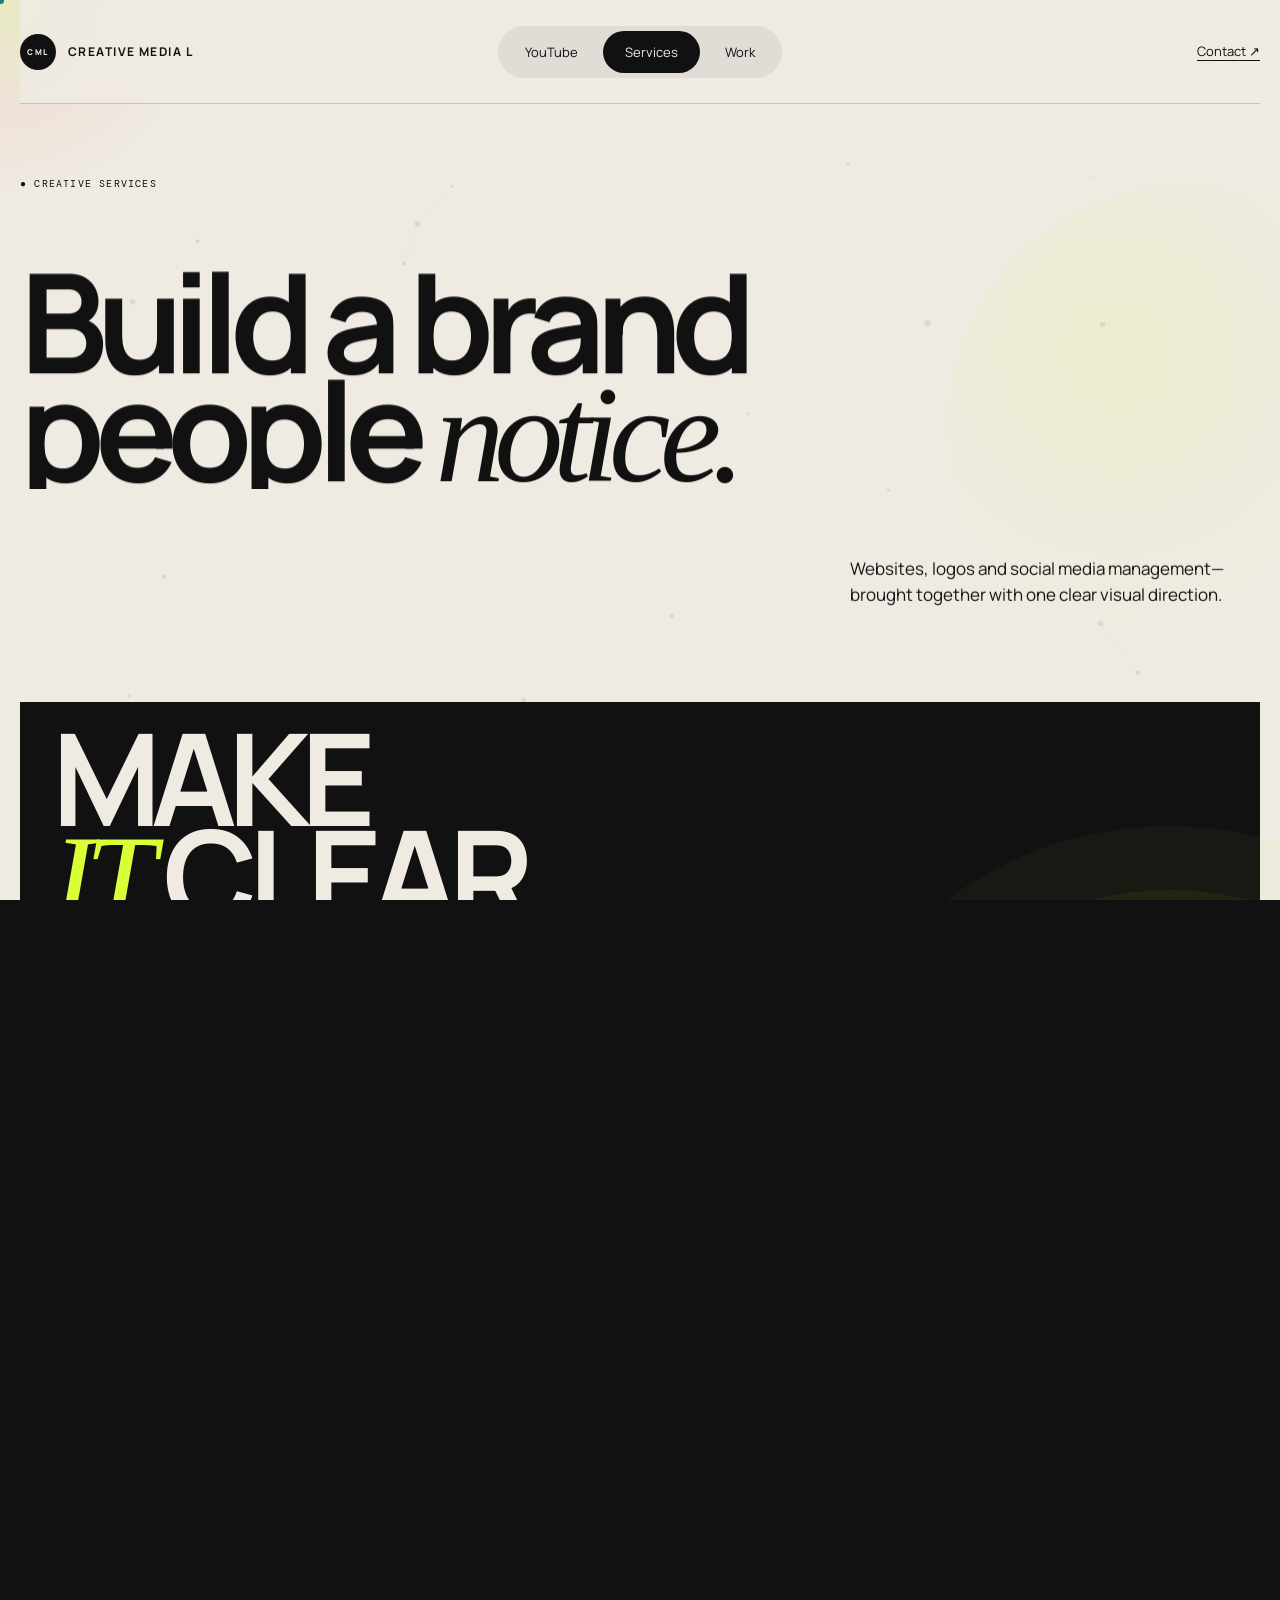
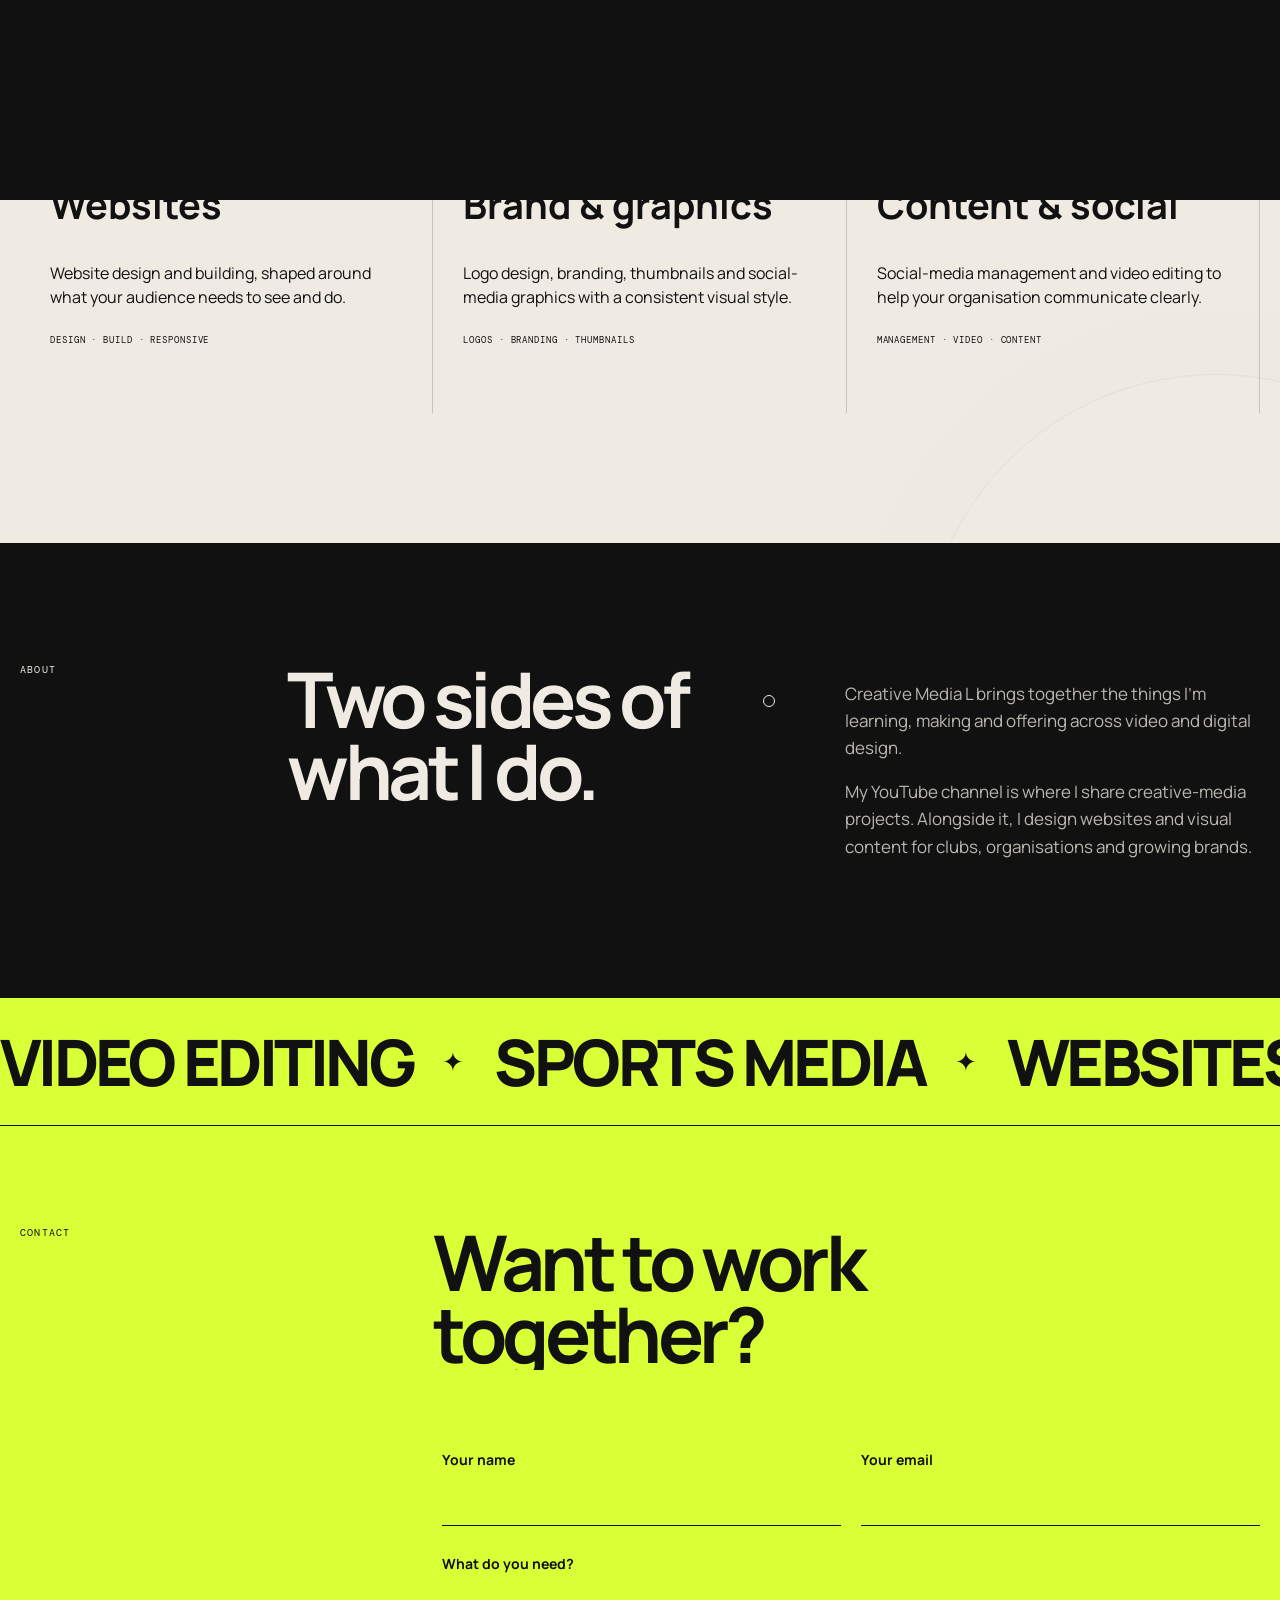
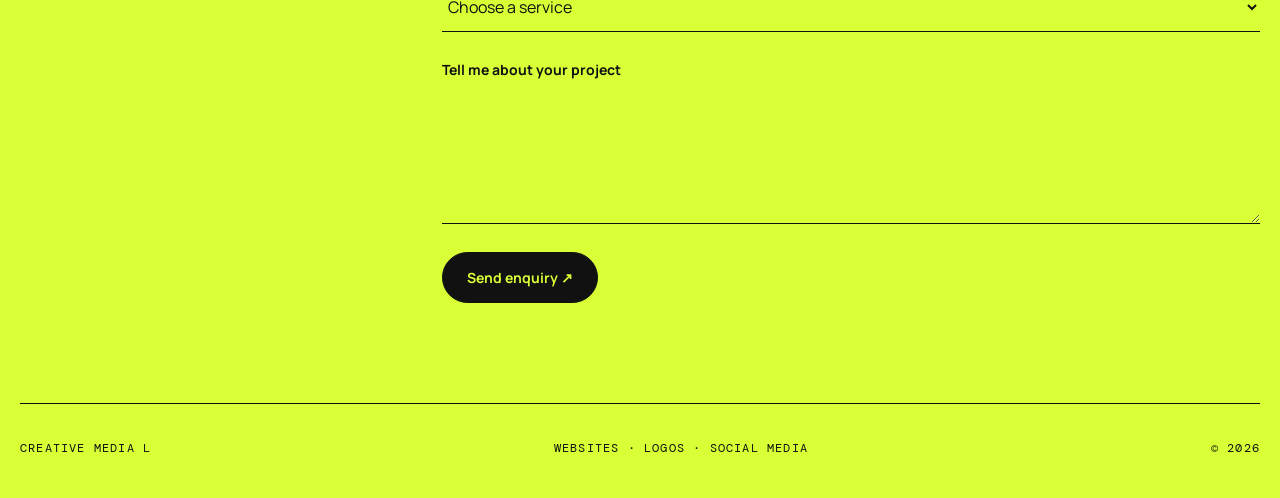
<file: creative.html>
<!doctype html><html lang="en"><head><meta charset="utf-8"><meta name="viewport" content="width=device-width,initial-scale=1"><title>Creative Services — Creative Media L</title><meta name="description" content="Website design, branding and social media services from Creative Media L."><link rel="stylesheet" href="styles.css"></head><body>
<header class="header shell"><a class="brand" href="index.html"><i>CML</i><span>CREATIVE MEDIA L</span></a><nav class="tabs"><a href="index.html">YouTube</a><a class="active" href="creative.html">Services</a><a href="work.html">Work</a></nav><a class="contact" href="#contact">Contact ↗</a></header>
<main><section class="hero shell"><span class="label">● CREATIVE SERVICES</span><h1>Build a brand<br>people <em>notice.</em></h1><div class="intro"><p>Websites, logos and social media management—brought together with one clear visual direction.</p></div><div class="creative-card"><b>MAKE<br><em>IT</em> CLEAR.</b></div></section>
<section class="section shell"><header class="section-head"><span class="eyebrow">01 / SERVICES</span><h2>What I can<br>help you with.</h2></header><div class="services"><article><span class="eyebrow">01</span><h3>Websites</h3><p>Website design and building, shaped around what your audience needs to see and do.</p><small>DESIGN · BUILD · RESPONSIVE</small></article><article><span class="eyebrow">02</span><h3>Brand & graphics</h3><p>Logo design, branding, thumbnails and social-media graphics with a consistent visual style.</p><small>LOGOS · BRANDING · THUMBNAILS</small></article><article><span class="eyebrow">03</span><h3>Content & social</h3><p>Social-media management and video editing to help your organisation communicate clearly.</p><small>MANAGEMENT · VIDEO · CONTENT</small></article></div></section>
<section class="about"><div class="about-grid shell"><span class="eyebrow">ABOUT</span><h2>Two sides of<br>what I do.</h2><div><p>Creative Media L brings together the things I'm learning, making and offering across video and digital design.</p><p>My YouTube channel is where I share creative-media projects. Alongside it, I design websites and visual content for clubs, organisations and growing brands.</p></div></div></section></main>
<footer class="footer" id="contact"><div class="shell"><div class="footer-top"><span class="eyebrow">CONTACT</span><h2>Want to work<br>together?</h2></div><form class="contact-form" action="https://formspree.io/f/FORM_ID" method="POST"><input type="hidden" name="subject" value="New Creative Media L website enquiry"><div class="form-row"><label>Your name<input name="name" type="text" autocomplete="name" required></label><label>Your email<input name="email" type="email" autocomplete="email" required></label></div><label>What do you need?<select name="service" required><option value="">Choose a service</option><option>Website design</option><option>Logo or branding</option><option>Social media</option><option>Video editing</option><option>Photo or graphic design</option><option>Something else</option></select></label><label>Tell me about your project<textarea name="message" rows="5" required></textarea></label><button type="submit">Send enquiry ↗</button></form><div class="bottom"><p>CREATIVE MEDIA L</p><p>WEBSITES · LOGOS · SOCIAL MEDIA</p><p>© 2026</p></div></div></footer>
<script src="motion.js"></script></body></html>
</file>
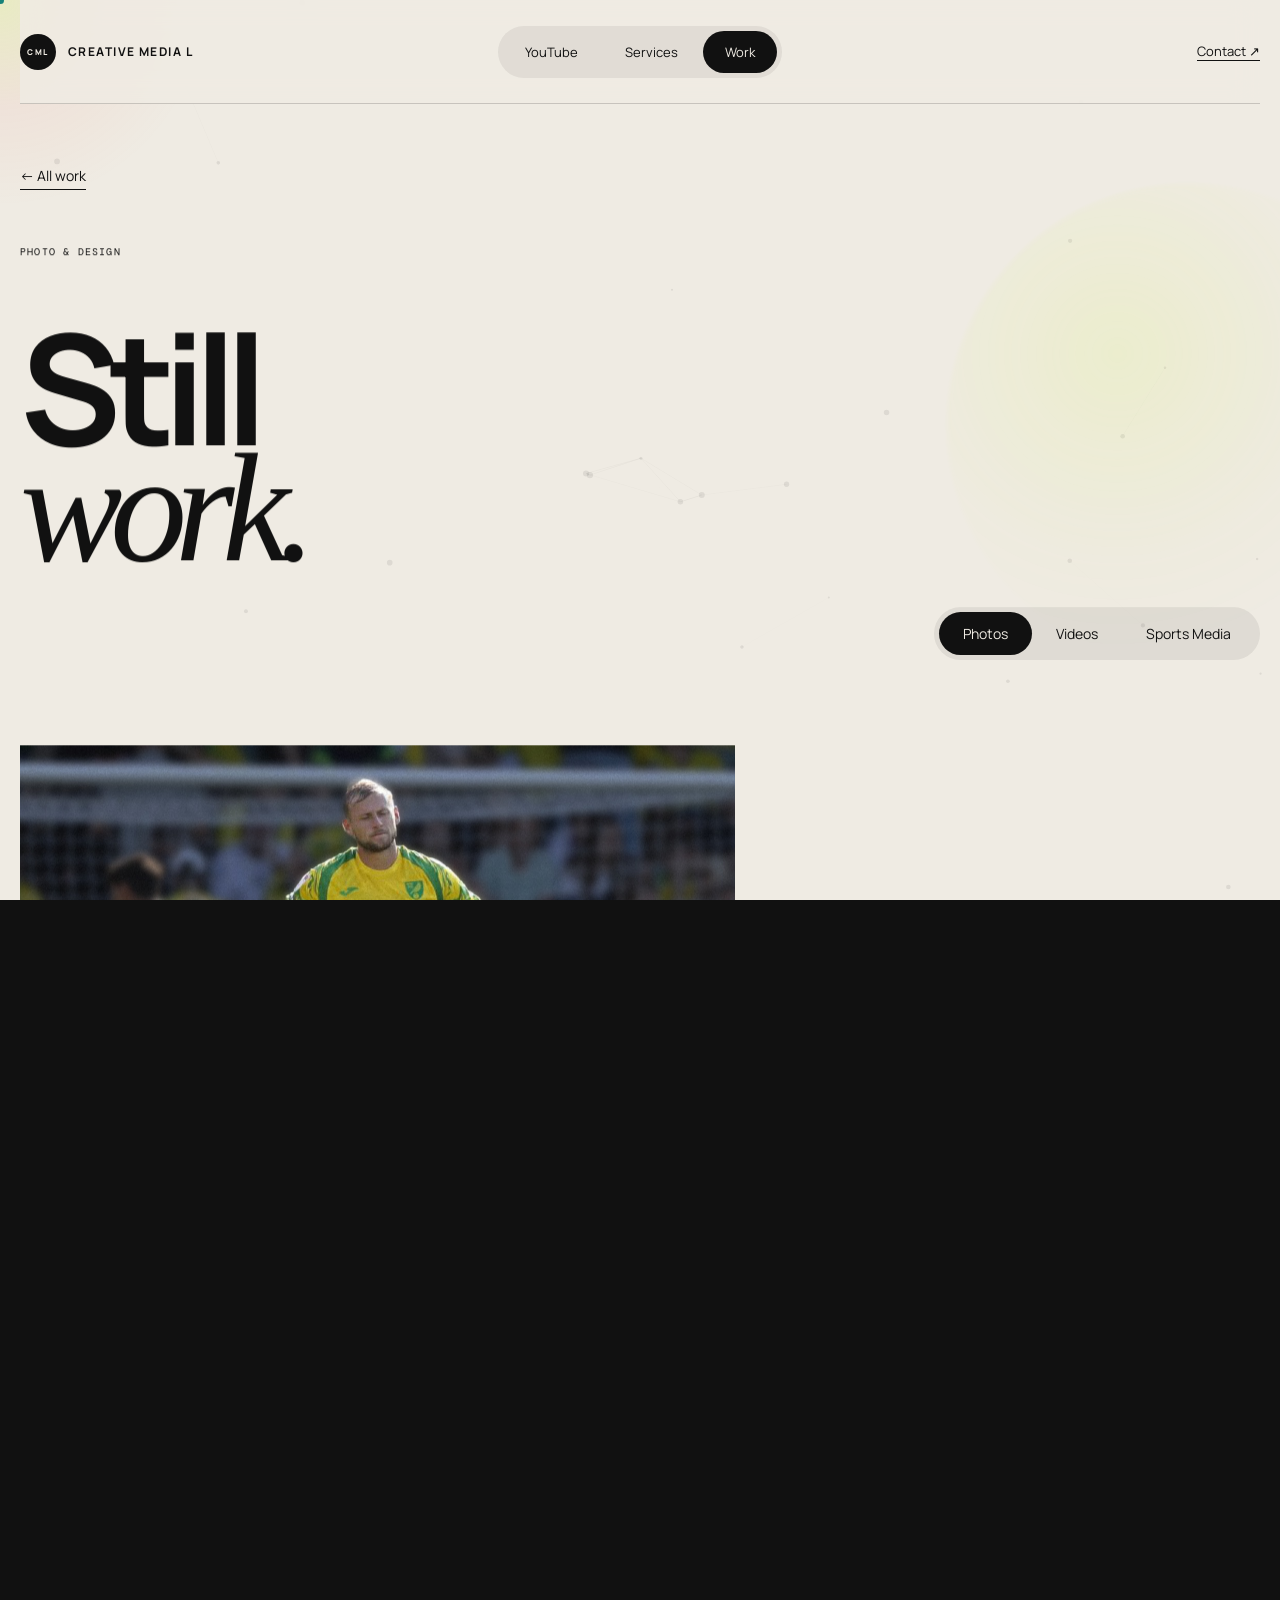
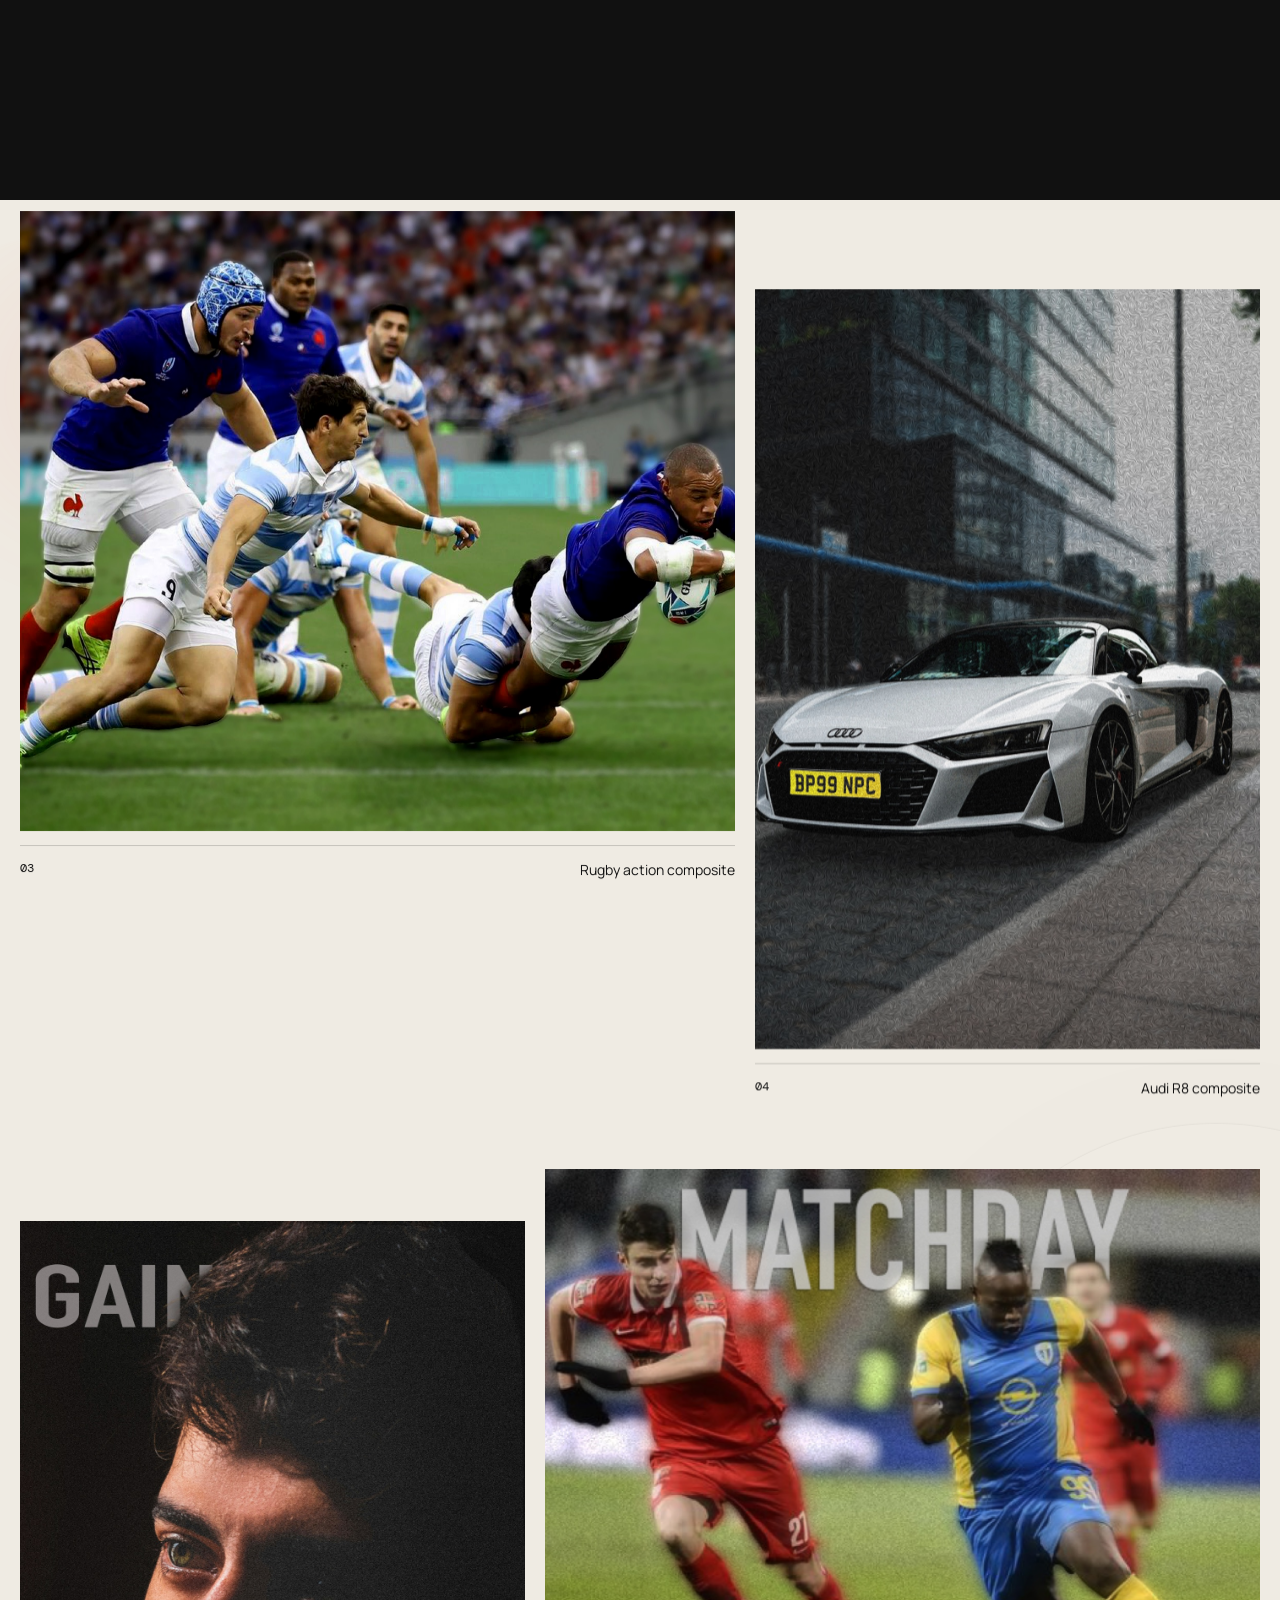
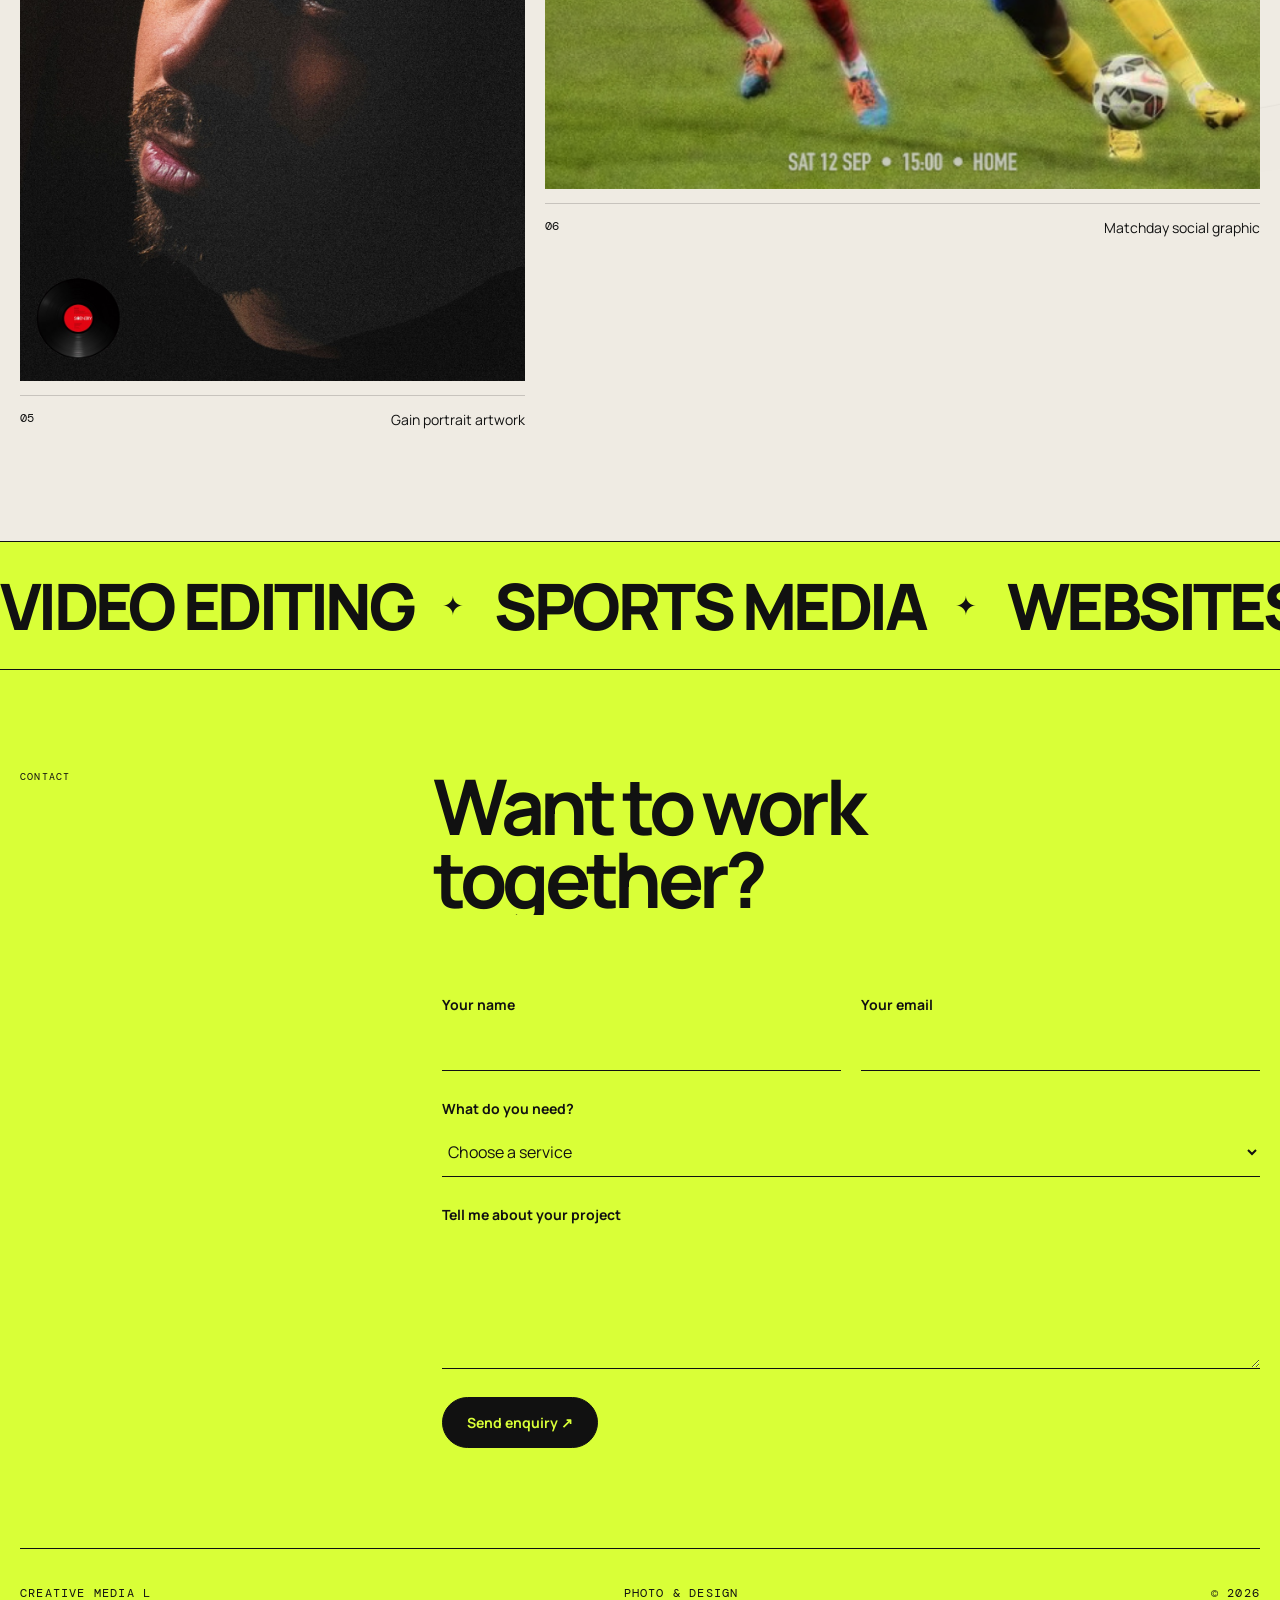
<file: photos.html>
<!doctype html><html lang="en"><head><meta charset="utf-8"><meta name="viewport" content="width=device-width,initial-scale=1"><title>Photos — Creative Media L</title><meta name="description" content="Photo edits, composites and social graphics by Creative Media L."><link rel="stylesheet" href="styles.css"></head><body>
<header class="header shell"><a class="brand" href="index.html"><i>CML</i><span>CREATIVE MEDIA L</span></a><nav class="tabs"><a href="index.html">YouTube</a><a href="creative.html">Services</a><a class="active" href="work.html">Work</a></nav><a class="contact" href="#contact">Contact ↗</a></header>
<main><section class="gallery-head shell"><a class="back-link" href="work.html">← All work</a><span class="label">PHOTO & DESIGN</span><h1>Still<br><em>work.</em></h1><nav class="work-subnav"><a class="active" href="photos.html">Photos</a><a href="videos.html">Videos</a><a href="sports-media.html">Sports Media</a></nav></section>
<section class="gallery shell">
<figure class="wide"><img src="images/football-portrait.jpg" alt="Football player portrait edit" loading="eager"><figcaption><span>01</span>Football portrait edit</figcaption></figure>
<figure class="portrait"><img src="images/football-action.jpg" alt="Football action artwork" loading="lazy"><figcaption><span>02</span>Football action artwork</figcaption></figure>
<figure class="wide"><img src="images/rugby-action.jpg" alt="Rugby action composite" loading="lazy"><figcaption><span>03</span>Rugby action composite</figcaption></figure>
<figure class="portrait"><img src="images/audi-r8.jpg" alt="Audi R8 composite artwork" loading="lazy"><figcaption><span>04</span>Audi R8 composite</figcaption></figure>
<figure class="portrait"><img src="images/gain-portrait.jpg" alt="Gain portrait artwork" loading="lazy"><figcaption><span>05</span>Gain portrait artwork</figcaption></figure>
<figure class="wide"><img src="images/matchday.jpg" alt="Matchday social graphic" loading="lazy"><figcaption><span>06</span>Matchday social graphic</figcaption></figure>
</section></main>
<footer class="footer" id="contact"><div class="shell"><div class="footer-top"><span class="eyebrow">CONTACT</span><h2>Want to work<br>together?</h2></div><form class="contact-form" action="https://formspree.io/f/FORM_ID" method="POST"><input type="hidden" name="subject" value="New Creative Media L website enquiry"><div class="form-row"><label>Your name<input name="name" type="text" autocomplete="name" required></label><label>Your email<input name="email" type="email" autocomplete="email" required></label></div><label>What do you need?<select name="service" required><option value="">Choose a service</option><option>Website design</option><option>Logo or branding</option><option>Social media</option><option>Video editing</option><option>Photo or graphic design</option><option>Something else</option></select></label><label>Tell me about your project<textarea name="message" rows="5" required></textarea></label><button type="submit">Send enquiry ↗</button></form><div class="bottom"><p>CREATIVE MEDIA L</p><p>PHOTO & DESIGN</p><p>© 2026</p></div></div></footer>
<script src="motion.js"></script></body></html>
</file>
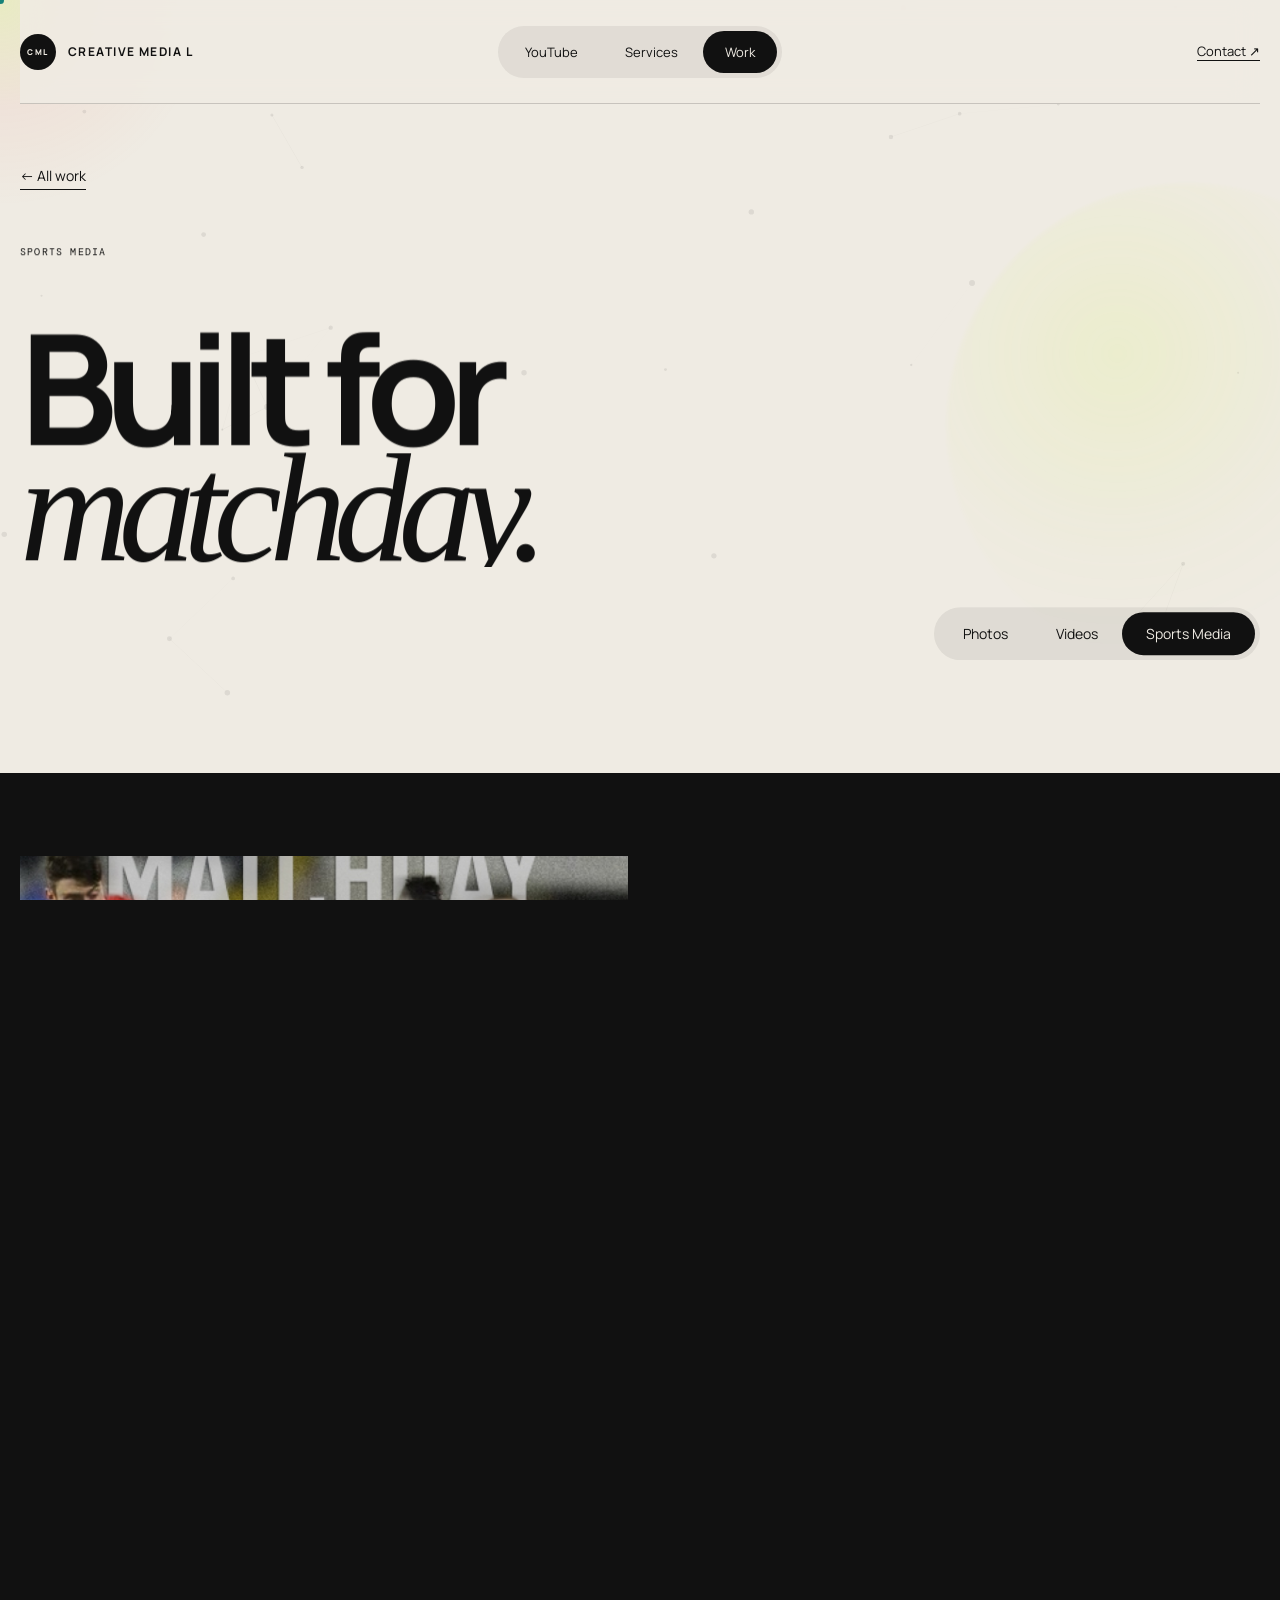
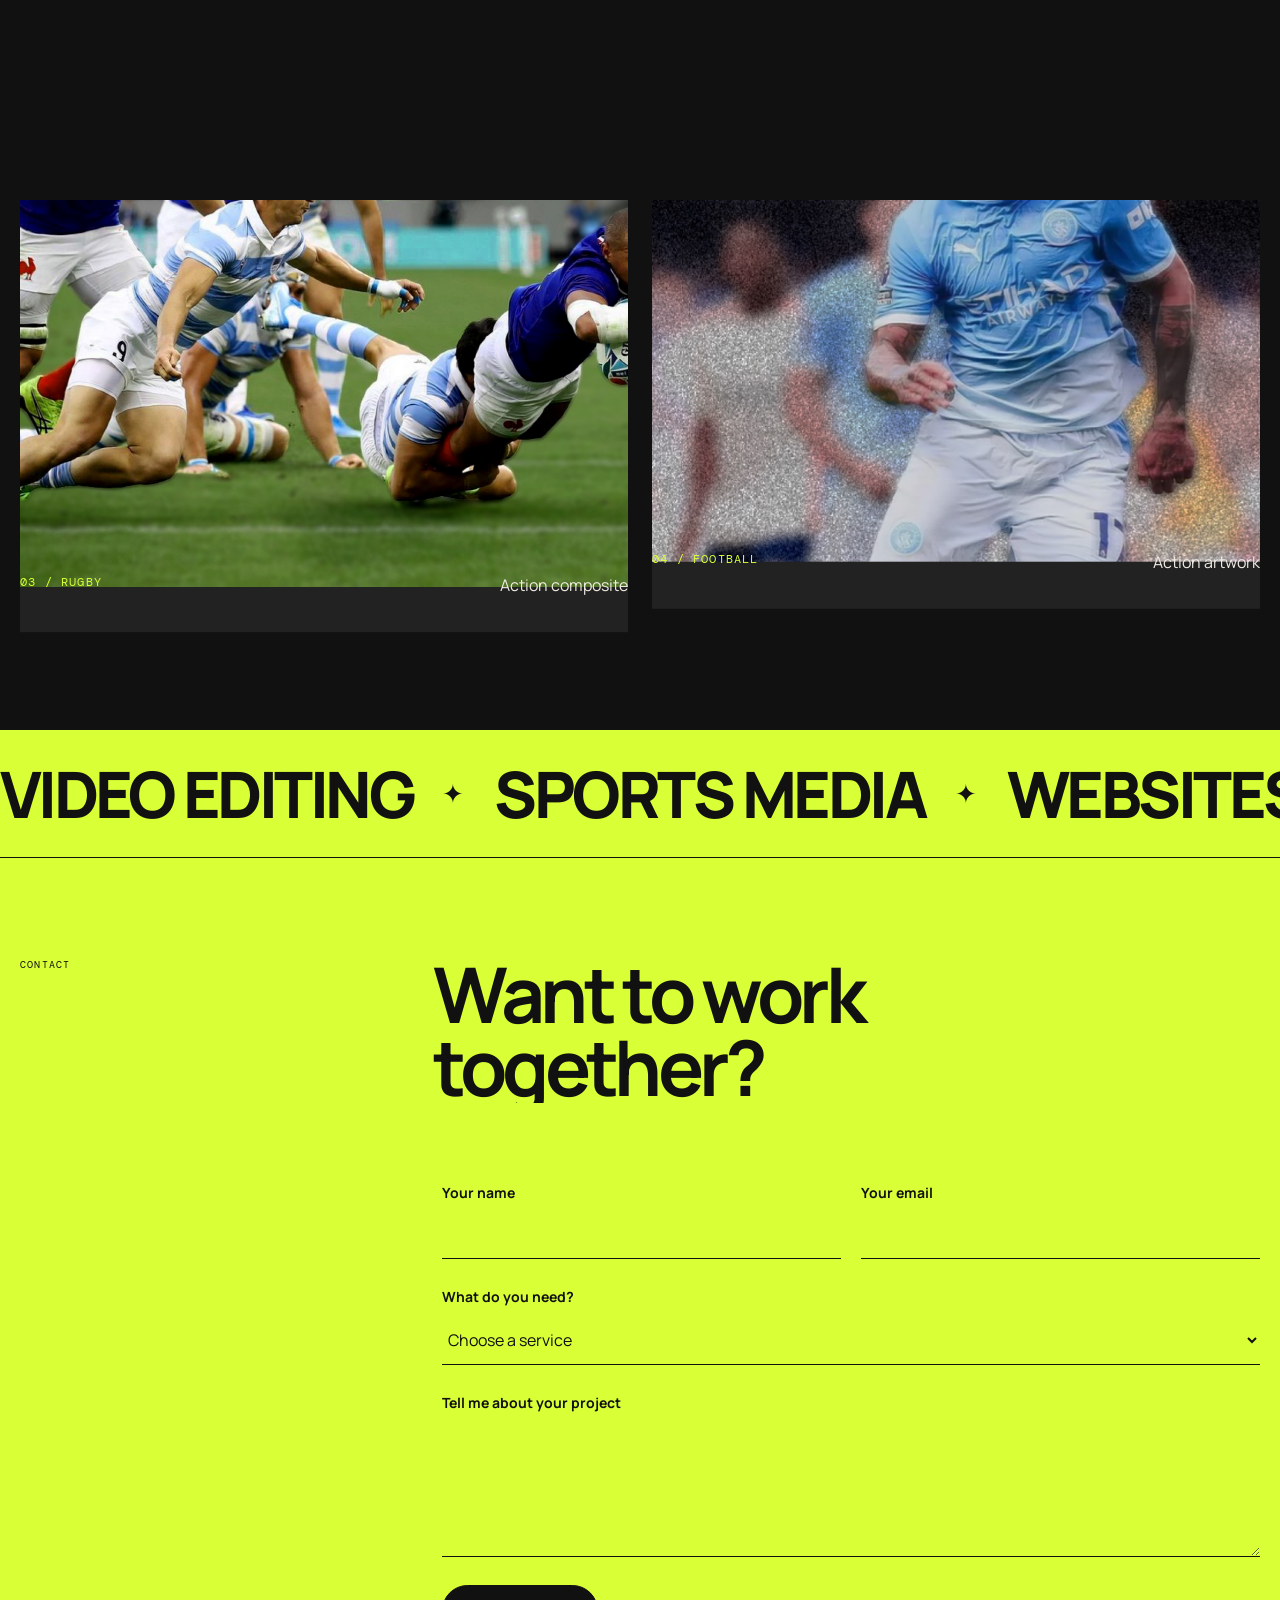
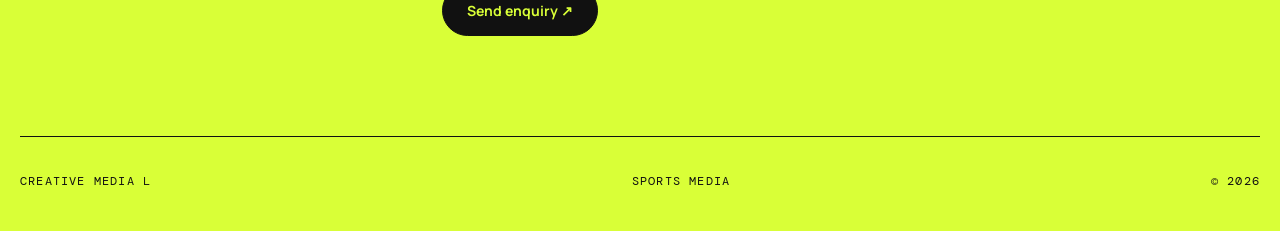
<file: sports-media.html>
<!doctype html><html lang="en"><head><meta charset="utf-8"><meta name="viewport" content="width=device-width,initial-scale=1"><title>Sports Media — Creative Media L</title><meta name="description" content="Sports graphics, matchday content and action edits by Creative Media L."><link rel="stylesheet" href="styles.css"></head><body>
<header class="header shell"><a class="brand" href="index.html"><i>CML</i><span>CREATIVE MEDIA L</span></a><nav class="tabs"><a href="index.html">YouTube</a><a href="creative.html">Services</a><a class="active" href="work.html">Work</a></nav><a class="contact" href="#contact">Contact ↗</a></header>
<main><section class="gallery-head shell"><a class="back-link" href="work.html">← All work</a><span class="label">SPORTS MEDIA</span><h1>Built for<br><em>matchday.</em></h1><nav class="work-subnav"><a href="photos.html">Photos</a><a href="videos.html">Videos</a><a class="active" href="sports-media.html">Sports Media</a></nav></section>
<section class="sports-gallery"><div class="shell sports-grid">
<figure class="sports-piece"><img src="images/matchday.jpg" alt="Football matchday social media graphic" loading="eager"><figcaption><span>01 / MATCHDAY</span>Matchday social graphic</figcaption></figure>
<figure class="sports-piece"><img src="images/football-portrait.jpg" alt="Football player portrait edit" loading="lazy"><figcaption><span>02 / FOOTBALL</span>Player portrait edit</figcaption></figure>
<figure class="sports-piece"><img src="images/rugby-action.jpg" alt="Rugby action composite" loading="lazy"><figcaption><span>03 / RUGBY</span>Action composite</figcaption></figure>
<figure class="sports-piece"><img src="images/football-action.jpg" alt="Football action artwork" loading="lazy"><figcaption><span>04 / FOOTBALL</span>Action artwork</figcaption></figure>
</div></section></main>
<footer class="footer" id="contact"><div class="shell"><div class="footer-top"><span class="eyebrow">CONTACT</span><h2>Want to work<br>together?</h2></div><form class="contact-form" action="https://formspree.io/f/FORM_ID" method="POST"><input type="hidden" name="subject" value="New Creative Media L website enquiry"><div class="form-row"><label>Your name<input name="name" type="text" autocomplete="name" required></label><label>Your email<input name="email" type="email" autocomplete="email" required></label></div><label>What do you need?<select name="service" required><option value="">Choose a service</option><option>Website design</option><option>Logo or branding</option><option>Social media</option><option>Video editing</option><option>Photo or graphic design</option><option>Sports media</option><option>Something else</option></select></label><label>Tell me about your project<textarea name="message" rows="5" required></textarea></label><button type="submit">Send enquiry ↗</button></form><div class="bottom"><p>CREATIVE MEDIA L</p><p>SPORTS MEDIA</p><p>© 2026</p></div></div></footer>
<script src="motion.js"></script></body></html>
</file>
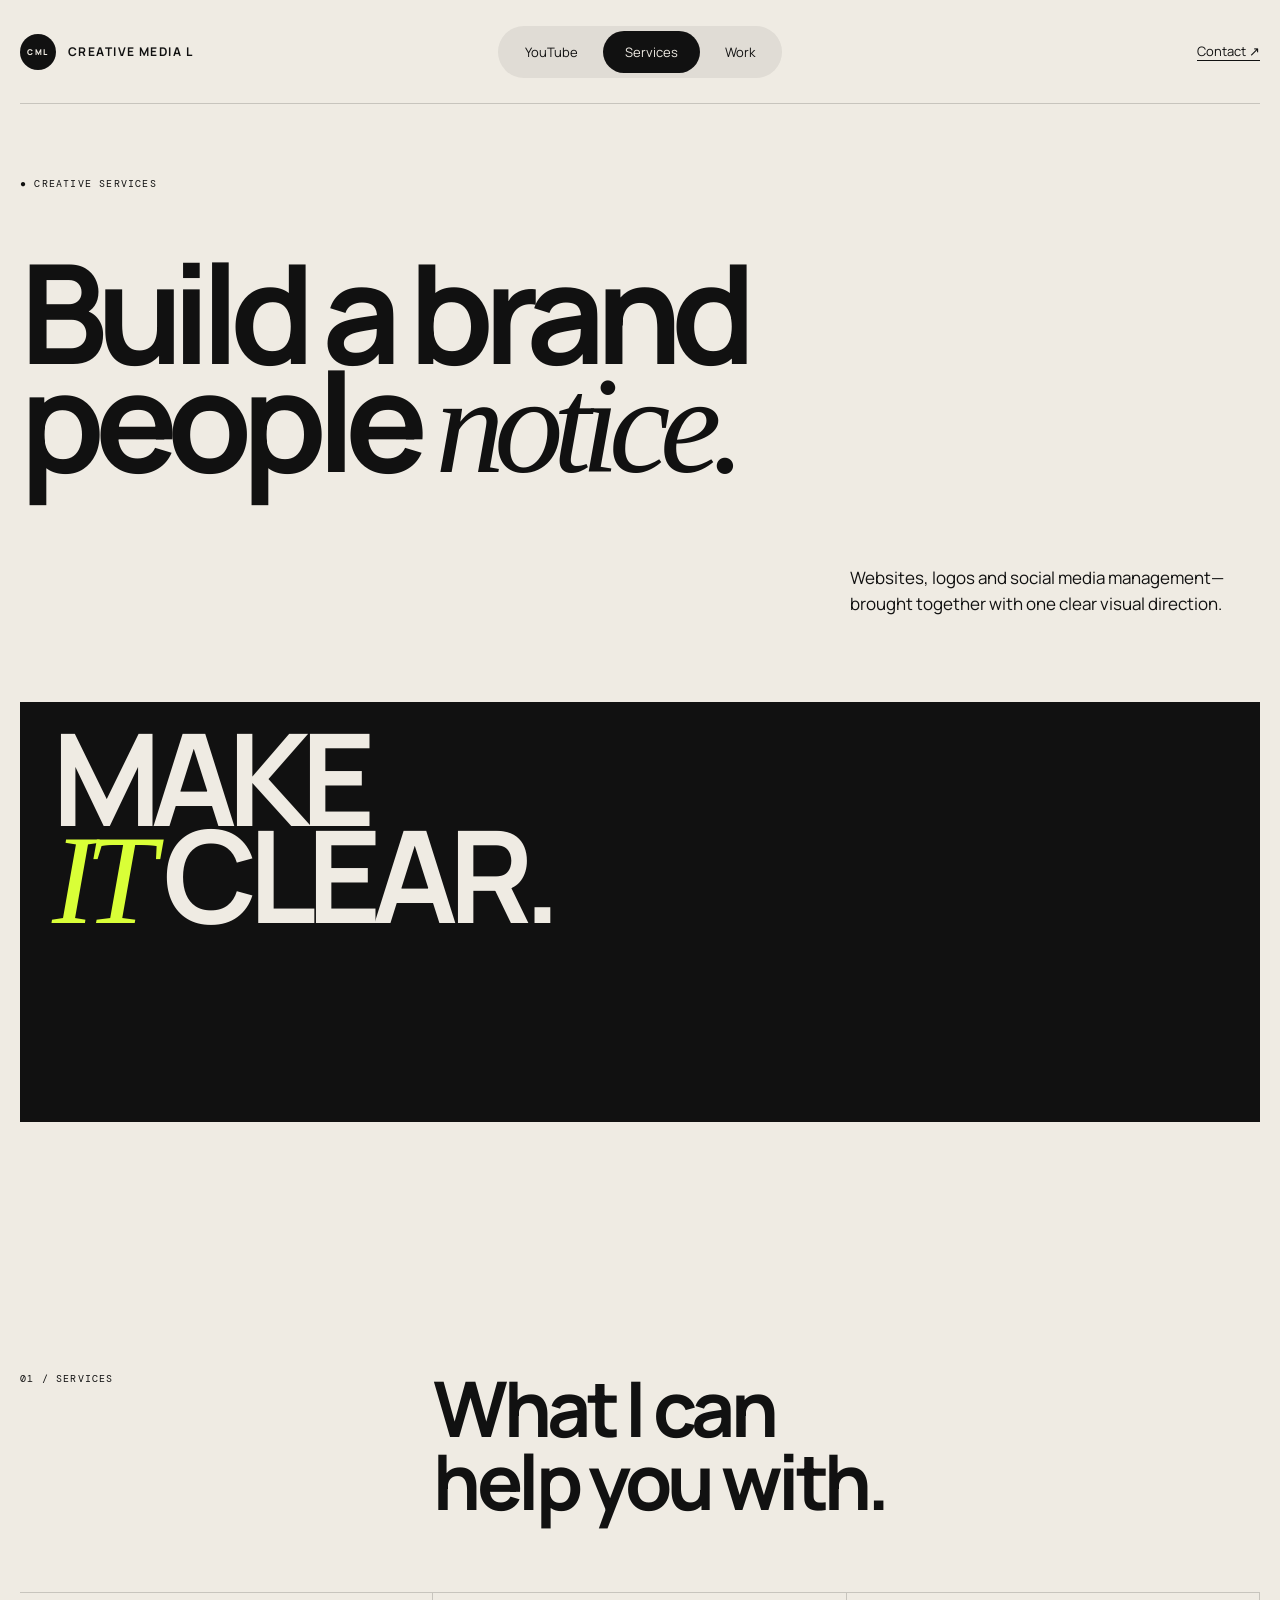
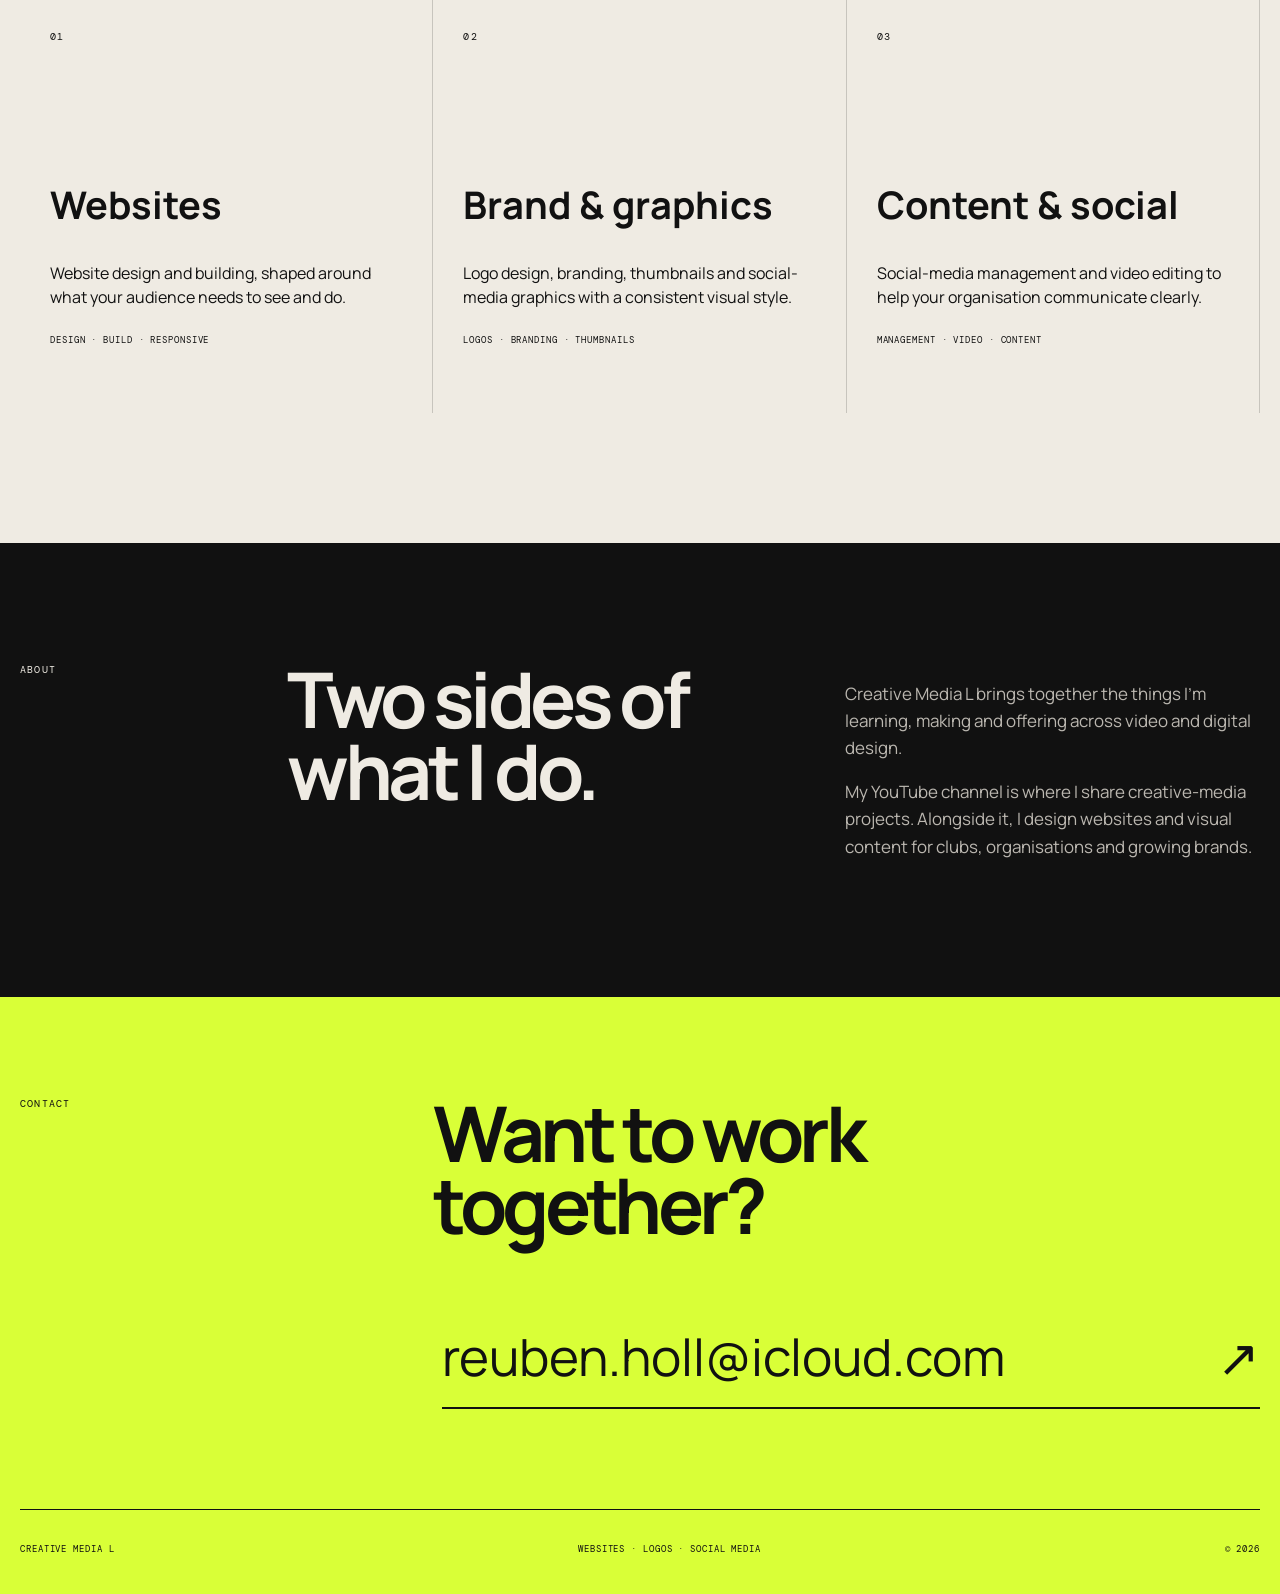
<file: creative-media-l-github-pages 3/creative.html>
<!doctype html><html lang="en"><head><meta charset="utf-8"><meta name="viewport" content="width=device-width,initial-scale=1"><title>Creative Services — Creative Media L</title><meta name="description" content="Website design, branding and social media services from Creative Media L."><link rel="stylesheet" href="styles.css"></head><body>
<header class="header shell"><a class="brand" href="index.html"><i>CML</i><span>CREATIVE MEDIA L</span></a><nav class="tabs"><a href="index.html">YouTube</a><a class="active" href="creative.html">Services</a><a href="work.html">Work</a></nav><a class="contact" href="#contact">Contact ↗</a></header>
<main><section class="hero shell"><span class="label">● CREATIVE SERVICES</span><h1>Build a brand<br>people <em>notice.</em></h1><div class="intro"><p>Websites, logos and social media management—brought together with one clear visual direction.</p></div><div class="creative-card"><b>MAKE<br><em>IT</em> CLEAR.</b></div></section>
<section class="section shell"><header class="section-head"><span class="eyebrow">01 / SERVICES</span><h2>What I can<br>help you with.</h2></header><div class="services"><article><span class="eyebrow">01</span><h3>Websites</h3><p>Website design and building, shaped around what your audience needs to see and do.</p><small>DESIGN · BUILD · RESPONSIVE</small></article><article><span class="eyebrow">02</span><h3>Brand & graphics</h3><p>Logo design, branding, thumbnails and social-media graphics with a consistent visual style.</p><small>LOGOS · BRANDING · THUMBNAILS</small></article><article><span class="eyebrow">03</span><h3>Content & social</h3><p>Social-media management and video editing to help your organisation communicate clearly.</p><small>MANAGEMENT · VIDEO · CONTENT</small></article></div></section>
<section class="about"><div class="about-grid shell"><span class="eyebrow">ABOUT</span><h2>Two sides of<br>what I do.</h2><div><p>Creative Media L brings together the things I'm learning, making and offering across video and digital design.</p><p>My YouTube channel is where I share creative-media projects. Alongside it, I design websites and visual content for clubs, organisations and growing brands.</p></div></div></section></main>
<footer class="footer" id="contact"><div class="shell"><div class="footer-top"><span class="eyebrow">CONTACT</span><h2>Want to work<br>together?</h2></div><a class="email" href="mailto:reuben.holl@icloud.com">reuben.holl@icloud.com <span>↗</span></a><div class="bottom"><p>CREATIVE MEDIA L</p><p>WEBSITES · LOGOS · SOCIAL MEDIA</p><p>© 2026</p></div></div></footer>
</body></html>
</file>
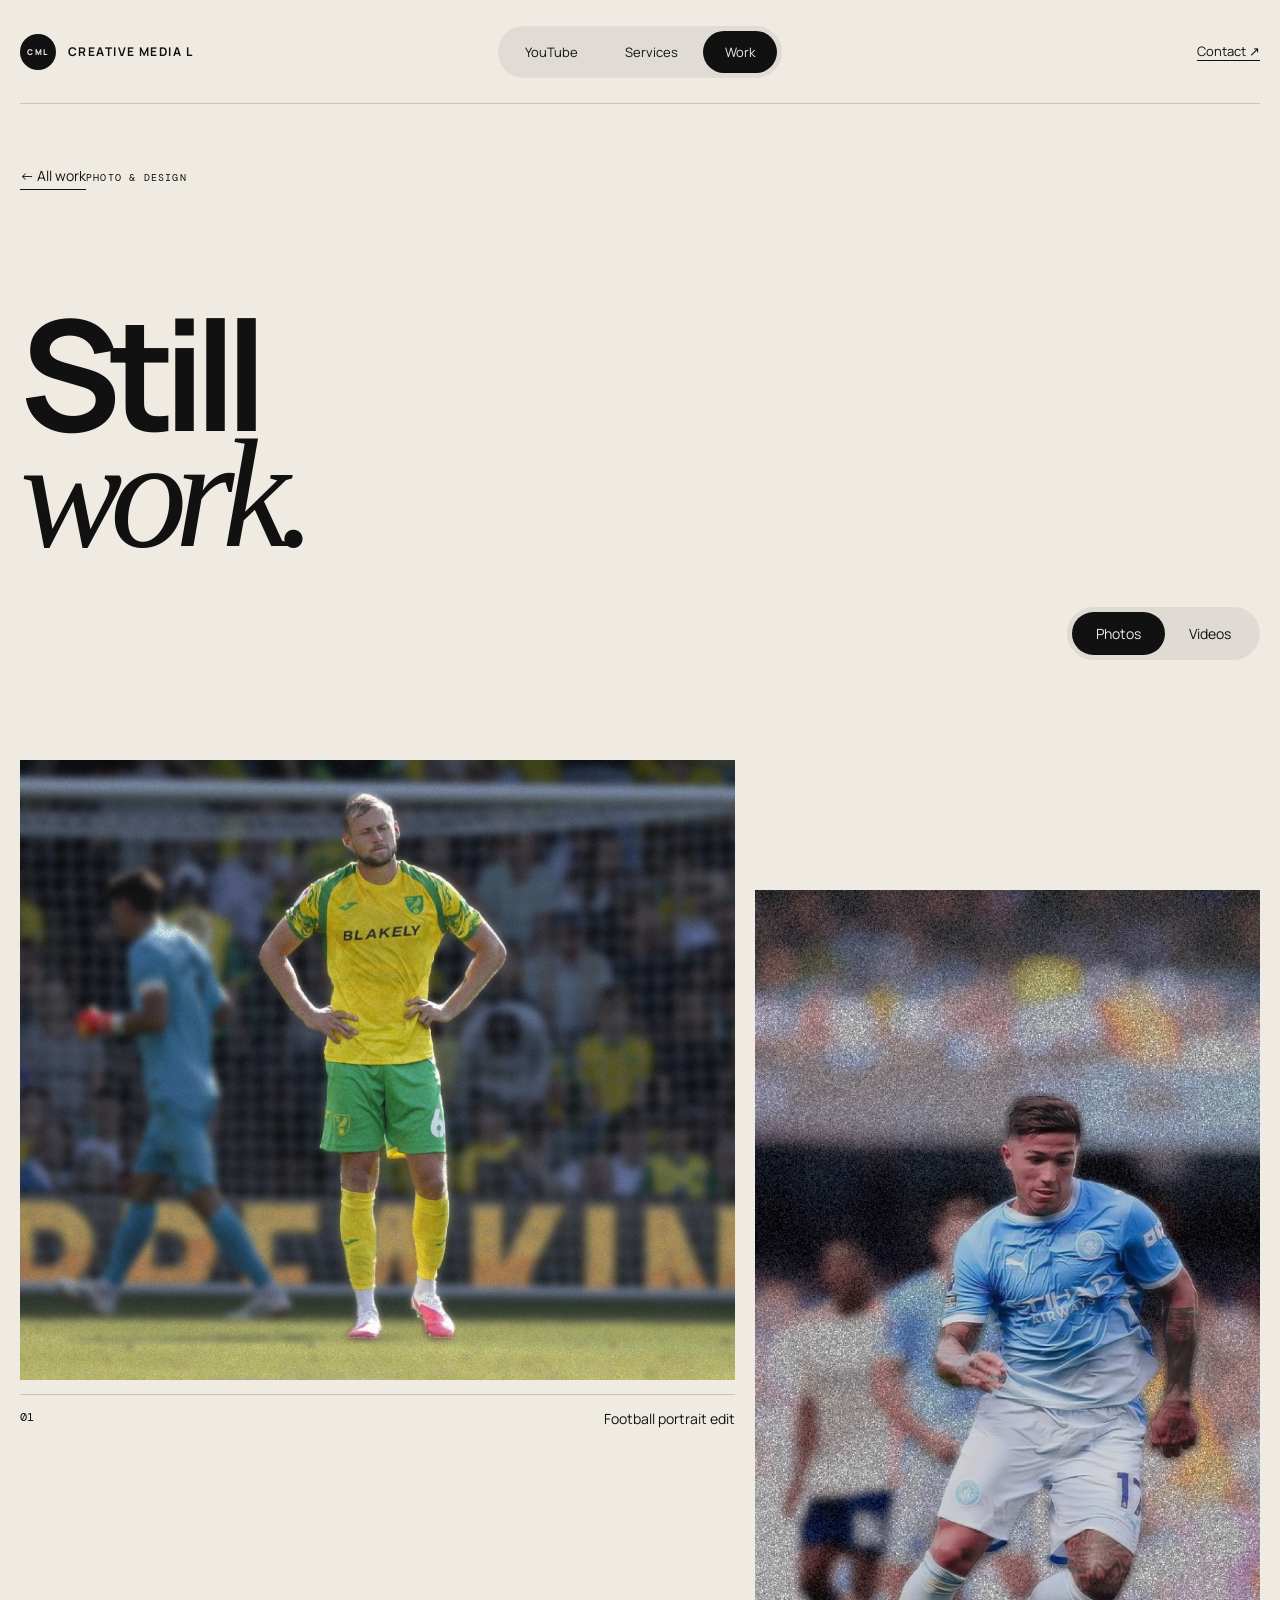
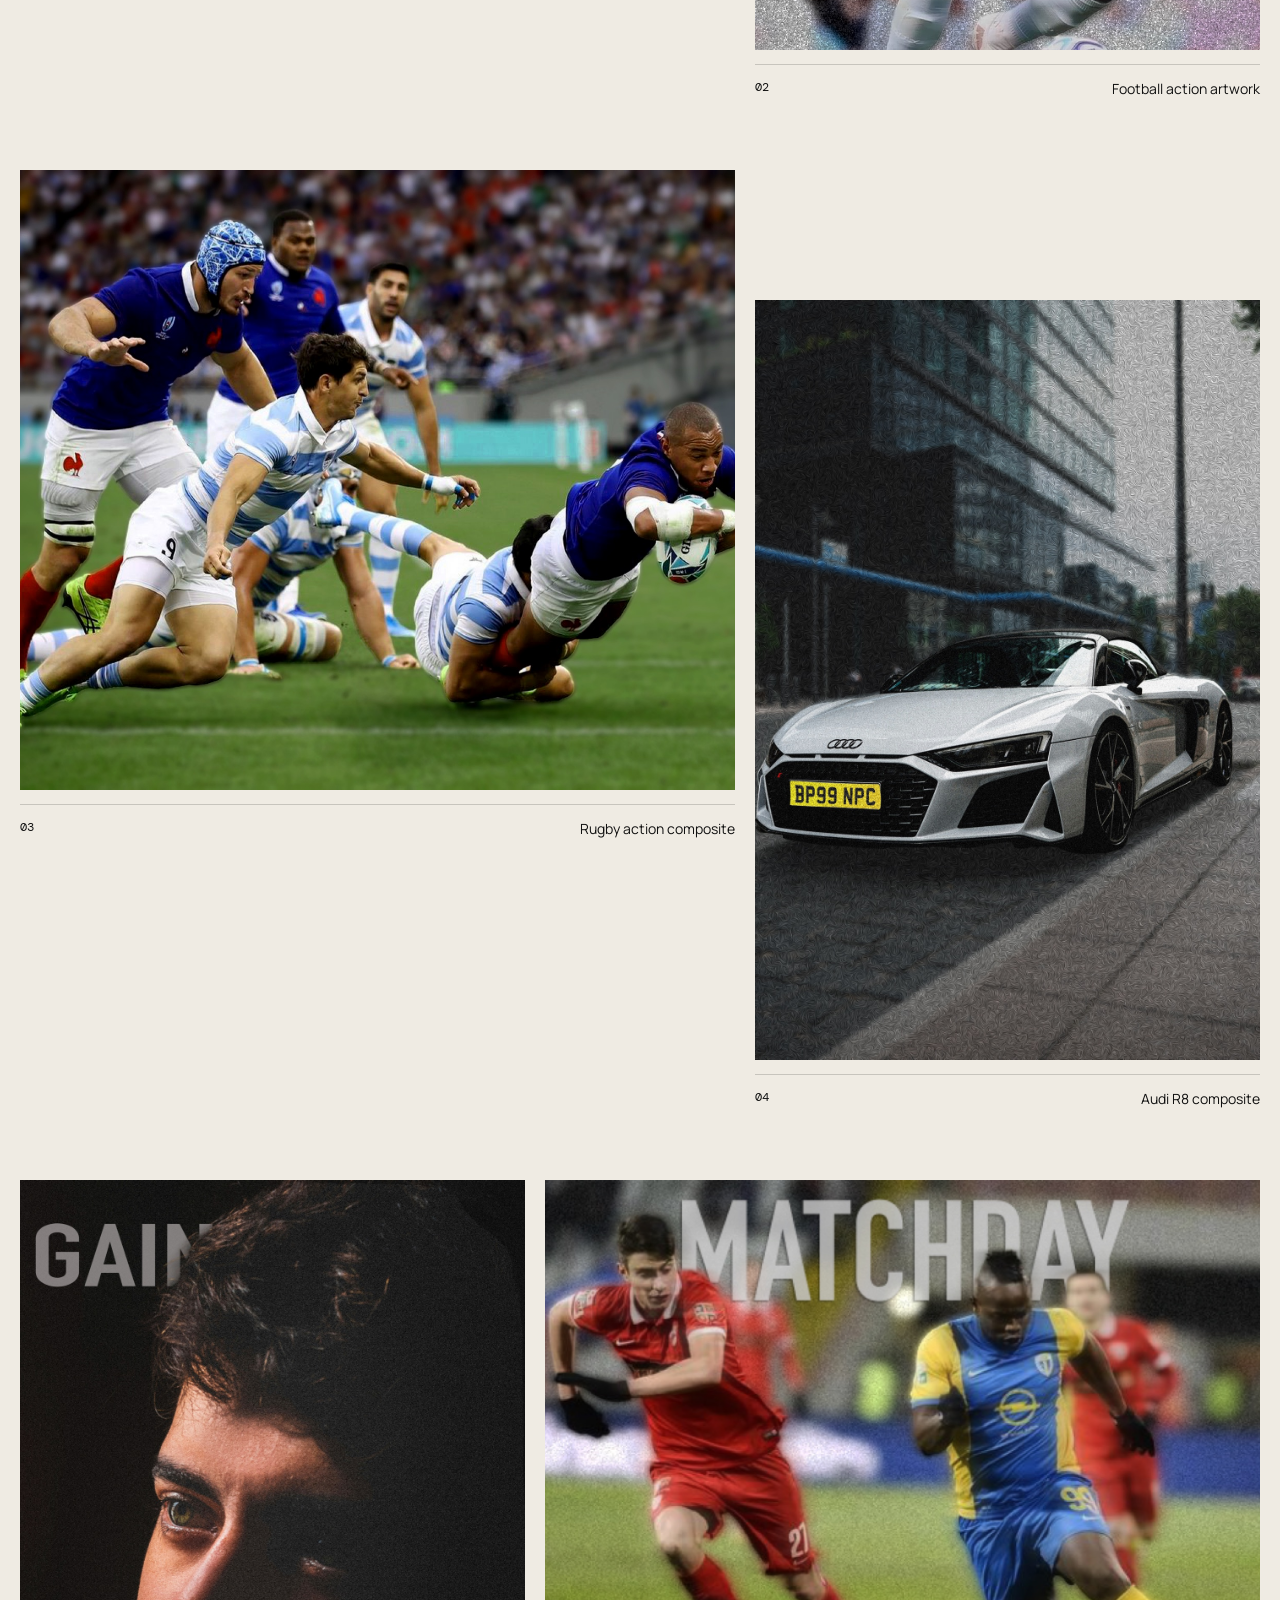
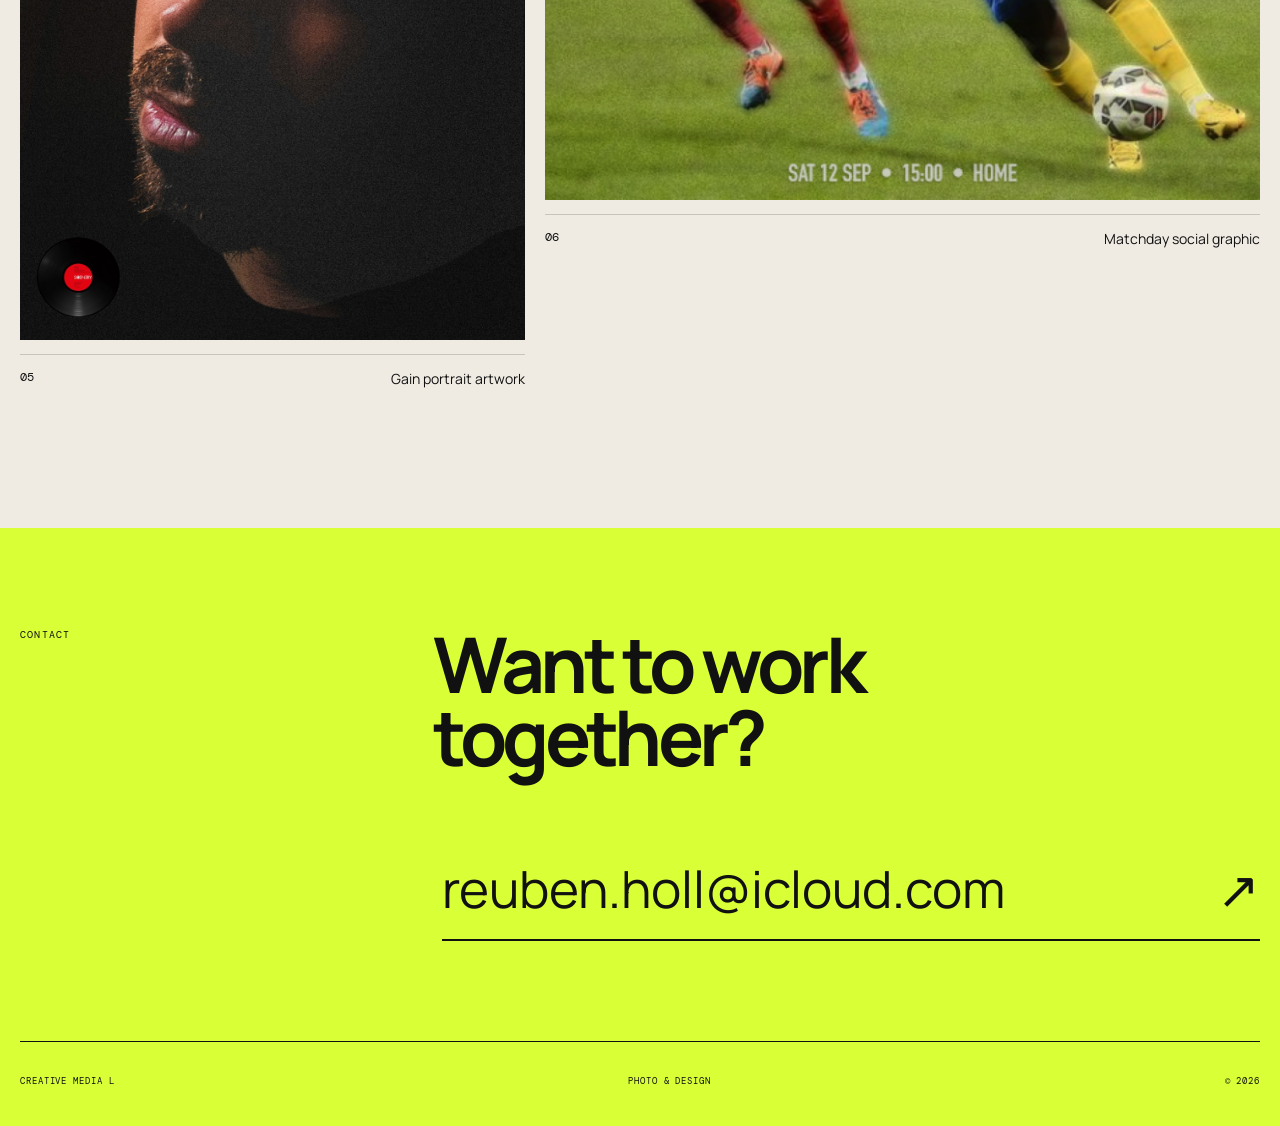
<file: creative-media-l-github-pages 3/photos.html>
<!doctype html><html lang="en"><head><meta charset="utf-8"><meta name="viewport" content="width=device-width,initial-scale=1"><title>Photos — Creative Media L</title><meta name="description" content="Photo edits, composites and social graphics by Creative Media L."><link rel="stylesheet" href="styles.css"></head><body>
<header class="header shell"><a class="brand" href="index.html"><i>CML</i><span>CREATIVE MEDIA L</span></a><nav class="tabs"><a href="index.html">YouTube</a><a href="creative.html">Services</a><a class="active" href="work.html">Work</a></nav><a class="contact" href="#contact">Contact ↗</a></header>
<main><section class="gallery-head shell"><a class="back-link" href="work.html">← All work</a><span class="label">PHOTO & DESIGN</span><h1>Still<br><em>work.</em></h1><nav class="work-subnav"><a class="active" href="photos.html">Photos</a><a href="videos.html">Videos</a></nav></section>
<section class="gallery shell">
<figure class="wide"><img src="images/football-portrait.jpg" alt="Football player portrait edit" loading="eager"><figcaption><span>01</span>Football portrait edit</figcaption></figure>
<figure class="portrait"><img src="images/football-action.jpg" alt="Football action artwork" loading="lazy"><figcaption><span>02</span>Football action artwork</figcaption></figure>
<figure class="wide"><img src="images/rugby-action.jpg" alt="Rugby action composite" loading="lazy"><figcaption><span>03</span>Rugby action composite</figcaption></figure>
<figure class="portrait"><img src="images/audi-r8.jpg" alt="Audi R8 composite artwork" loading="lazy"><figcaption><span>04</span>Audi R8 composite</figcaption></figure>
<figure class="portrait"><img src="images/gain-portrait.jpg" alt="Gain portrait artwork" loading="lazy"><figcaption><span>05</span>Gain portrait artwork</figcaption></figure>
<figure class="wide"><img src="images/matchday.jpg" alt="Matchday social graphic" loading="lazy"><figcaption><span>06</span>Matchday social graphic</figcaption></figure>
</section></main>
<footer class="footer" id="contact"><div class="shell"><div class="footer-top"><span class="eyebrow">CONTACT</span><h2>Want to work<br>together?</h2></div><a class="email" href="mailto:reuben.holl@icloud.com">reuben.holl@icloud.com <span>↗</span></a><div class="bottom"><p>CREATIVE MEDIA L</p><p>PHOTO & DESIGN</p><p>© 2026</p></div></div></footer>
</body></html>
</file>
<file: styles.css>
@import url('https://fonts.googleapis.com/css2?family=DM+Mono:wght@400;500&family=Manrope:wght@400;600;700;800&display=swap');
:root{--ink:#111;--paper:#efebe3;--acid:#d9ff37;--coral:#ff694b;--line:rgba(17,17,17,.18)}*{box-sizing:border-box}html{scroll-behavior:smooth}body{margin:0;background:var(--paper);color:var(--ink);font-family:Manrope,Arial,sans-serif}a{color:inherit;text-decoration:none}.shell{width:min(100% - 40px,1400px);margin:auto}.header{height:104px;display:grid;grid-template-columns:1fr auto 1fr;align-items:center;border-bottom:1px solid var(--line)}.brand{display:flex;align-items:center;gap:12px;font-size:12px;font-weight:700;letter-spacing:.12em}.brand i{display:grid;place-items:center;width:36px;height:36px;border-radius:50%;background:var(--ink);color:var(--paper);font:800 8px Manrope;font-style:normal}.tabs{display:flex;background:rgba(17,17,17,.065);border-radius:100px;padding:5px;gap:3px}.tabs a{padding:12px 22px;border-radius:100px;font-size:13px}.tabs a.active{background:var(--ink);color:var(--paper)}.contact{justify-self:end;font-size:13px;border-bottom:1px solid}.hero{padding:66px 0 120px}.label,.eyebrow{font:10px 'DM Mono';letter-spacing:.12em}.hero h1{font-size:clamp(74px,10.8vw,166px);line-height:.78;letter-spacing:-.075em;margin:66px 0 0}.hero h1 em{font-family:Georgia,serif;font-weight:400}.intro{display:flex;justify-content:flex-end;margin:68px 0}.intro p{width:410px;font-size:17px;line-height:1.55}.feature{height:420px;position:relative;overflow:hidden;color:#fff;display:block;background:#222}.feature img{width:100%;height:100%;object-fit:cover}.shade{position:absolute;inset:0;background:linear-gradient(100deg,rgba(0,0,0,.8),transparent)}.feature-copy{position:absolute;left:34px;bottom:32px}.feature-copy span{font:9px 'DM Mono';letter-spacing:.13em}.feature-copy h2{margin:8px 0 0;font-size:25px}.play{position:absolute;left:50%;top:50%;translate:-50% -50%;width:76px;height:76px;border-radius:50%;background:#ff143d;display:grid;place-items:center;font-size:25px}.section{padding:130px 0}.section-head{display:grid;grid-template-columns:1fr 2fr;margin-bottom:75px}.section-head h2,.about h2,.footer h2{margin:0;font-size:clamp(50px,6vw,90px);line-height:.94;letter-spacing:-.06em}.video{display:grid;grid-template-columns:1.6fr .7fr;gap:50px;align-items:center}.embed{aspect-ratio:16/9}.embed iframe{width:100%;height:100%;border:0}.details h3{font-size:clamp(55px,6vw,90px);letter-spacing:-.06em;margin:30px 0 10px}.details p{line-height:1.55;margin-bottom:40px}.text-link{border-bottom:1px solid;padding-bottom:6px;font-size:13px;font-weight:700}.creative-card{height:420px;background:var(--ink);color:var(--paper);padding:32px;position:relative}.creative-card b{font-size:clamp(70px,10vw,145px);line-height:.68;letter-spacing:-.075em}.creative-card b em{font-family:Georgia,serif;color:var(--acid);font-weight:400}.services{display:grid;grid-template-columns:repeat(3,1fr);border-top:1px solid var(--line)}.services article{min-height:420px;padding:30px;border-right:1px solid var(--line)}.services h3{font-size:38px;line-height:1;margin-top:140px}.services p{line-height:1.55}.services small{font:9px 'DM Mono';letter-spacing:.1em}.portfolio{background:#d8d3c9}.project{display:grid;grid-template-columns:1.25fr .75fr;background:var(--paper);min-height:560px}.project-art{background:#173f2c;color:#fff;display:grid;place-items:center}.club{width:210px;height:210px;border:2px solid;border-radius:50%;display:grid;place-items:center;font-size:56px;font-weight:800}.project-info{padding:45px;display:flex;flex-direction:column;justify-content:center}.project-info h3{font-size:clamp(38px,4vw,62px);line-height:.95;margin:30px 0}.project-info p{line-height:1.55}.about{background:var(--ink);color:var(--paper);padding:120px 0}.about-grid{display:grid;grid-template-columns:.5fr 1.2fr 1fr;gap:60px}.about p{color:#bbb7b0;line-height:1.6;font-size:17px}.footer{background:var(--acid);padding:100px 0 30px}.footer-top{display:grid;grid-template-columns:1fr 2fr}.email{display:flex;justify-content:space-between;width:66%;margin:80px 0 100px auto;border-bottom:2px solid;padding-bottom:16px;font-size:clamp(24px,4vw,54px)}.bottom{border-top:1px solid;padding-top:24px;display:flex;justify-content:space-between;font:9px 'DM Mono';letter-spacing:.1em}
.work-hero{padding:90px 0 110px}.work-hero h1{font-size:clamp(80px,12vw,180px);line-height:.76;letter-spacing:-.08em;margin:70px 0 55px}.work-hero h1 em{font-family:Georgia,serif;font-weight:400}.work-hero p{width:min(420px,100%);margin-left:auto;font-size:18px;line-height:1.55}.work-item{display:grid;grid-template-columns:1.35fr .65fr;gap:56px;align-items:center;margin-bottom:120px}.work-item.reverse{grid-template-columns:.65fr 1.35fr}.work-item.reverse .work-image{order:2}.work-image{min-height:520px;position:relative;overflow:hidden;background:#111;display:grid;place-items:center}.work-image img{position:absolute;inset:0;width:100%;height:100%;object-fit:cover}.evergreen-image{background:#173f2c;color:#fff}.work-copy h2{font-size:clamp(38px,4vw,64px);line-height:.95;letter-spacing:-.055em;margin:30px 0}.work-copy p{font-size:16px;line-height:1.6;margin-bottom:42px}
.collection-section{padding:0 0 130px}.collection-grid{display:grid;grid-template-columns:1fr 1fr;gap:20px}.collection-card{height:620px;position:relative;overflow:hidden;color:#fff}.collection-card img{position:absolute;inset:0;width:100%;height:100%;object-fit:cover;transition:transform .5s}.collection-card:hover img{transform:scale(1.025)}.collection-card>div{position:absolute;inset:auto 32px 32px;z-index:2}.collection-card small{font:12px 'DM Mono';letter-spacing:.1em}.collection-card h2{font-size:clamp(60px,7vw,104px);line-height:.85;letter-spacing:-.065em;margin:14px 0 28px}.collection-card b{font-size:14px;border-bottom:1px solid;padding-bottom:6px}.photos-card img{object-position:center}.videos-card img{object-position:center}.gallery-head{padding:60px 0 100px;position:relative}.back-link{display:inline-block;margin-bottom:70px;font-size:14px;border-bottom:1px solid;padding-bottom:4px}.gallery-head h1{font-size:clamp(82px,12vw,176px);line-height:.75;letter-spacing:-.08em;margin:55px 0}.gallery-head h1 em{font-family:Georgia,serif;font-weight:400}.work-subnav{display:flex;width:max-content;background:rgba(17,17,17,.07);padding:5px;border-radius:100px;margin-left:auto}.work-subnav a{padding:12px 24px;border-radius:100px;font-size:14px}.work-subnav a.active{background:var(--ink);color:var(--paper)}.gallery{display:grid;grid-template-columns:repeat(12,1fr);gap:72px 20px;padding-bottom:140px}.gallery figure{margin:0}.gallery figure.wide{grid-column:span 7}.gallery figure.portrait{grid-column:span 5}.gallery figure:nth-child(2),.gallery figure:nth-child(4){margin-top:130px}.gallery img{display:block;width:100%;height:620px;object-fit:cover;background:#d5d0c7}.gallery figure.portrait img{height:760px}.gallery figcaption{display:flex;justify-content:space-between;gap:20px;border-top:1px solid var(--line);padding-top:14px;margin-top:14px;font-size:14px}.gallery figcaption span{font-family:'DM Mono';font-size:12px}.gallery figure:nth-child(1) img{object-position:center}.gallery figure:nth-child(2) img{object-position:center}.gallery figure:nth-child(5) img{object-position:center top}
.sports-card{grid-column:1/-1;height:520px}.sports-card img{object-position:center 58%}.sports-card h2{max-width:760px}.sports-gallery{background:#111;color:var(--paper);padding:110px 0}.sports-grid{display:grid;grid-template-columns:repeat(2,1fr);gap:24px}.sports-piece{margin:0;position:relative;background:#222;overflow:hidden}.sports-piece img{display:block;width:100%;height:580px;object-fit:cover;transition:transform .5s}.sports-piece:hover img{transform:scale(1.02)}.sports-piece figcaption{display:flex;justify-content:space-between;gap:20px;padding:18px 0 36px;font-size:16px}.sports-piece figcaption span{font:12px 'DM Mono';letter-spacing:.1em;color:var(--acid)}
@media(max-width:760px){.shell{width:min(100% - 28px,1400px)}.header{height:auto;padding:15px 0;grid-template-columns:auto 1fr}.brand span,.contact{display:none}.tabs{justify-self:end}.tabs a{padding:10px 9px;font-size:10px}.hero{padding:45px 0 90px}.hero h1{font-size:19vw;margin-top:50px}.intro{margin:48px 0}.intro p{width:80%;font-size:15px}.feature,.creative-card{height:280px}.section,.about{padding:90px 0}.section-head{grid-template-columns:1fr;gap:28px;margin-bottom:50px}.video,.project,.services,.about-grid,.footer-top{grid-template-columns:1fr}.details{padding-top:25px}.services article{min-height:320px;border-right:0;border-bottom:1px solid;padding:25px 0}.services h3{margin-top:100px}.project-art{min-height:360px}.project-info{padding:32px 24px 42px}.email{width:100%;margin:60px 0 90px;font-size:6vw}.bottom p:nth-child(2){display:none}.work-hero{padding:65px 0 80px}.work-hero h1{font-size:22vw;margin:50px 0}.work-hero p{margin-left:0}.work-item,.work-item.reverse{grid-template-columns:1fr;gap:32px;margin-bottom:85px}.work-item.reverse .work-image{order:0}.work-image{min-height:68vw}.work-copy h2{font-size:12vw}.collection-grid{grid-template-columns:1fr}.collection-card{height:115vw;max-height:560px}.gallery-head{padding:45px 0 70px}.back-link{margin-bottom:50px}.gallery-head h1{font-size:22vw}.work-subnav{margin-left:0}.gallery{grid-template-columns:1fr;gap:55px;padding-bottom:90px}.gallery figure.wide,.gallery figure.portrait{grid-column:auto;margin-top:0}.gallery img,.gallery figure.portrait img{height:auto;max-height:none;aspect-ratio:auto;object-fit:contain;background:#111}.gallery figcaption{font-size:13px}}
@media(max-width:760px){.sports-card{grid-column:auto;height:115vw}.work-subnav{width:100%;overflow-x:auto}.work-subnav a{padding:11px 15px;white-space:nowrap}.sports-gallery{padding:70px 0}.sports-grid{grid-template-columns:1fr}.sports-piece img{height:auto;max-height:720px;object-fit:contain}.sports-piece figcaption{font-size:14px}}

/* Private contact form */
.contact-form{width:66%;margin:80px 0 100px auto;display:grid;gap:28px}.form-row{display:grid;grid-template-columns:1fr 1fr;gap:20px}.contact-form label{display:grid;gap:10px;font-size:14px;font-weight:700}.contact-form input,.contact-form select,.contact-form textarea{width:100%;border:0;border-bottom:1px solid var(--ink);border-radius:0;background:transparent;color:var(--ink);padding:12px 2px;font:16px Manrope,Arial,sans-serif;outline:none}.contact-form textarea{resize:vertical}.contact-form input:focus,.contact-form select:focus,.contact-form textarea:focus{border-bottom-width:3px}.contact-form button{justify-self:start;border:1px solid var(--ink);border-radius:100px;background:var(--ink);color:var(--acid);padding:15px 24px;font:700 14px Manrope,Arial,sans-serif;cursor:pointer}.contact-form button:hover{background:transparent;color:var(--ink)}.bottom{font-size:12px}
@media(max-width:760px){.contact-form{width:100%;margin:60px 0 90px}.form-row{grid-template-columns:1fr}}

/* Cinematic motion system */
body{overflow-x:hidden}.gallery-head>.label{display:block}.header{position:sticky;top:0;z-index:40;background:color-mix(in srgb,var(--paper) 88%,transparent);backdrop-filter:blur(14px);-webkit-backdrop-filter:blur(14px);transition:transform .45s cubic-bezier(.2,.75,.25,1),background .3s}.brand i{transition:transform .6s cubic-bezier(.16,1,.3,1),background .3s,color .3s}.brand:hover i{transform:rotate(14deg) scale(1.08);background:var(--acid);color:var(--ink)}.tabs a,.contact,.text-link,.back-link,.work-subnav a{transition:background-color .3s,color .3s,transform .3s,border-color .3s}.tabs a:hover,.work-subnav a:hover{transform:translateY(-2px)}.contact:hover,.text-link:hover,.back-link:hover{border-color:transparent}.hero h1,.work-hero h1,.gallery-head h1{animation:headline-in 1.15s .15s cubic-bezier(.16,1,.3,1) both}.hero .label,.work-hero .label,.gallery-head .label,.back-link{animation:meta-in .8s .08s cubic-bezier(.16,1,.3,1) both}.hero h1 em,.work-hero h1 em,.gallery-head h1 em{display:inline-block;animation:italic-drift 1.4s .35s cubic-bezier(.16,1,.3,1) both}.feature,.collection-card,.work-image,.project-art,.sports-piece{isolation:isolate}.feature:after,.collection-card:after,.work-image:after,.sports-piece:after{content:"";position:absolute;inset:0;z-index:3;pointer-events:none;background:linear-gradient(115deg,transparent 35%,rgba(255,255,255,.2) 48%,transparent 61%);transform:translateX(-140%);transition:transform .95s cubic-bezier(.16,1,.3,1)}.feature:hover:after,.collection-card:hover:after,.work-image:hover:after,.sports-piece:hover:after{transform:translateX(140%)}.feature img,.collection-card img,.work-image img,.sports-piece img{transform:translateY(var(--parallax-y,0)) scale(1.045);transition:transform .8s cubic-bezier(.16,1,.3,1),filter .5s}.feature:hover img,.collection-card:hover img,.work-image:hover img,.sports-piece:hover img{transform:translateY(var(--parallax-y,0)) scale(1.085);filter:saturate(1.08) contrast(1.03)}.collection-card>div,.feature-copy,.work-copy{transition:transform .6s cubic-bezier(.16,1,.3,1)}.collection-card:hover>div,.feature:hover .feature-copy{transform:translateY(-10px)}.play{z-index:5;transition:transform .55s cubic-bezier(.16,1,.3,1),background .3s}.feature:hover .play,.work-image:hover .play{transform:scale(1.14) rotate(6deg)}.services article{transition:background-color .45s,color .45s,transform .45s cubic-bezier(.16,1,.3,1)}.services article:hover{background:var(--ink);color:var(--paper);transform:translateY(-12px)}.club{animation:slow-spin 18s linear infinite}.motion-reveal{opacity:0;transform:translateY(55px);transition:opacity .9s var(--reveal-delay,0ms) cubic-bezier(.16,1,.3,1),transform .9s var(--reveal-delay,0ms) cubic-bezier(.16,1,.3,1)}.motion-reveal.is-visible{opacity:1;transform:none}.page-loader{position:fixed;inset:0;z-index:9999;display:grid;grid-template-columns:auto 1fr auto;align-items:end;gap:24px;padding:34px 40px;background:#111;color:#fff;transition:clip-path .9s cubic-bezier(.76,0,.24,1);clip-path:inset(0 0 0 0)}.page-loader.is-finished{clip-path:inset(0 0 100% 0)}.loader-mark,.loader-count{font:700 14px Manrope,Arial,sans-serif;letter-spacing:.12em}.loader-count{font-size:clamp(56px,9vw,138px);line-height:.72;letter-spacing:-.08em}.loader-line{align-self:end;height:1px;background:rgba(255,255,255,.28);transform-origin:left;animation:loader-line 1s cubic-bezier(.16,1,.3,1) both}.page-leaving body{animation:page-out .45s cubic-bezier(.76,0,.24,1) both}
@keyframes headline-in{from{opacity:0;transform:translateY(80px);clip-path:inset(0 0 100%)}to{opacity:1;transform:none;clip-path:inset(0)}}@keyframes meta-in{from{opacity:0;transform:translateY(16px)}to{opacity:1;transform:none}}@keyframes italic-drift{from{transform:translateX(40px);opacity:0}to{transform:none;opacity:1}}@keyframes loader-line{from{transform:scaleX(0)}to{transform:scaleX(1)}}@keyframes slow-spin{to{transform:rotate(360deg)}}@keyframes page-out{to{opacity:0;transform:translateY(-18px)}}
@media(max-width:760px){.header{backdrop-filter:blur(10px);-webkit-backdrop-filter:blur(10px)}.page-loader{padding:24px 16px;gap:14px}.loader-mark{font-size:12px}.loader-count{font-size:20vw}.motion-reveal{transform:translateY(32px)}}
@media(prefers-reduced-motion:reduce){html{scroll-behavior:auto}*,*:before,*:after{animation-duration:.01ms!important;animation-iteration-count:1!important;transition-duration:.01ms!important}.motion-reveal{opacity:1;transform:none}.feature img,.collection-card img,.work-image img,.sports-piece img{transform:none}.page-loader{display:none}}

/* Animation central */
.scroll-progress{position:fixed;left:0;right:0;top:0;z-index:1000;height:3px;background:var(--acid);transform:scaleX(0);transform-origin:left;box-shadow:0 0 14px rgba(217,255,55,.65);pointer-events:none}.header.header-hidden{transform:translateY(-110%)}.tabs a.active{animation:active-breathe 3.2s ease-in-out infinite}.motion-marquee{overflow:hidden;background:var(--acid);color:var(--ink);border-top:1px solid var(--ink);border-bottom:1px solid var(--ink);padding:20px 0;white-space:nowrap}.motion-marquee>div{width:max-content;display:flex;align-items:center;gap:30px;animation:marquee-run 24s linear infinite}.motion-marquee span{font-size:clamp(30px,5vw,76px);font-weight:800;letter-spacing:-.055em}.motion-marquee i{font-size:clamp(18px,2vw,30px);font-style:normal;animation:spark-spin 3s linear infinite}.tilt-card{transform:perspective(1100px) rotateX(var(--tilt-x,0deg)) rotateY(var(--tilt-y,0deg));transition:transform .24s ease-out,box-shadow .4s}.tilt-card:hover{box-shadow:0 28px 70px rgba(0,0,0,.18)}.cursor-dot,.cursor-ring{position:fixed;left:0;top:0;z-index:10000;pointer-events:none;border-radius:50%;will-change:transform}.cursor-dot{width:7px;height:7px;margin:-3.5px 0 0 -3.5px;background:var(--coral);mix-blend-mode:difference}.cursor-ring{width:38px;height:38px;margin:-19px 0 0 -19px;border:1px solid rgba(255,105,75,.8);transition:width .3s,height .3s,margin .3s,background .3s,border-color .3s}.cursor-ring.is-active{width:68px;height:68px;margin:-34px 0 0 -34px;background:rgba(217,255,55,.18);border-color:var(--acid)}.motion-ready:after{content:"";position:fixed;inset:0;z-index:9998;background:var(--ink);pointer-events:none;transform:translateY(100%);transition:transform .48s cubic-bezier(.76,0,.24,1)}.motion-ready.page-leaving:after{transform:translateY(0)}.gallery figure:nth-child(odd).is-visible,.sports-piece:nth-child(odd).is-visible{animation:gallery-float 6s 1s ease-in-out infinite alternate}.gallery figure:nth-child(even).is-visible,.sports-piece:nth-child(even).is-visible{animation:gallery-float 7s 1.4s ease-in-out infinite alternate-reverse}.footer h2{background:linear-gradient(90deg,var(--ink) 0%,var(--ink) 42%,rgba(17,17,17,.35) 50%,var(--ink) 58%,var(--ink) 100%);background-size:240% auto;background-clip:text;-webkit-background-clip:text;color:transparent;animation:text-shimmer 7s linear infinite}.creative-card:after{content:"";position:absolute;width:38vw;height:38vw;right:-12vw;bottom:-25vw;border:1px solid rgba(217,255,55,.5);border-radius:50%;box-shadow:0 0 0 5vw rgba(217,255,55,.05),0 0 0 10vw rgba(217,255,55,.035);animation:orbit-pulse 5s ease-in-out infinite}.creative-card b{position:relative;z-index:2}.play:after{content:"";position:absolute;inset:-12px;border:1px solid currentColor;border-radius:50%;animation:play-pulse 2s ease-out infinite}.section-head h2{transition:letter-spacing .7s cubic-bezier(.16,1,.3,1)}.section-head:hover h2{letter-spacing:-.075em}
@keyframes marquee-run{to{transform:translateX(-50%)}}@keyframes spark-spin{to{transform:rotate(360deg)}}@keyframes active-breathe{50%{box-shadow:0 0 0 7px rgba(17,17,17,.06)}}@keyframes gallery-float{to{transform:translateY(-10px)}}@keyframes text-shimmer{to{background-position:-240% center}}@keyframes orbit-pulse{50%{transform:scale(1.12) rotate(18deg);opacity:.65}}@keyframes play-pulse{0%{transform:scale(.75);opacity:.9}100%{transform:scale(1.35);opacity:0}}
@media(max-width:760px),(pointer:coarse){.cursor-dot,.cursor-ring{display:none}.tilt-card{transform:none}.motion-marquee{padding:14px 0}.motion-marquee>div{gap:20px;animation-duration:18s}.gallery figure:nth-child(n).is-visible,.sports-piece:nth-child(n).is-visible{animation:none}}
@media(prefers-reduced-motion:reduce){.scroll-progress{display:none}.motion-marquee>div,.tabs a.active,.gallery figure,.sports-piece,.footer h2,.creative-card:after,.play:after{animation:none!important}.motion-ready:after{display:none}}

/* Interactive motion layer */
.motion-canvas{position:fixed;inset:0;z-index:0;pointer-events:none;opacity:.65}.header,main,.footer,.motion-marquee{position:relative;z-index:1}.cursor-spotlight{position:fixed;left:0;top:0;z-index:0;width:430px;height:430px;margin:-215px 0 0 -215px;border-radius:50%;pointer-events:none;background:radial-gradient(circle,rgba(217,255,55,.18),rgba(255,105,75,.06) 35%,transparent 68%);will-change:transform;mix-blend-mode:multiply}.magnetic{transform:translate(var(--magnetic-x,0),var(--magnetic-y,0));transition:transform .18s ease-out,background-color .3s,color .3s,border-color .3s}.pointer-ripple{position:fixed;z-index:10001;width:18px;height:18px;margin:-9px 0 0 -9px;border:2px solid var(--coral);border-radius:50%;pointer-events:none;animation:pointer-ripple .7s cubic-bezier(.16,1,.3,1) forwards}.collection-card:before,.work-image:before,.sports-piece:before,.feature:before{content:"";position:absolute;inset:0;z-index:4;pointer-events:none;border:2px solid transparent;background:linear-gradient(90deg,var(--acid),var(--coral),var(--acid)) border-box;background-size:300% 100%;-webkit-mask:linear-gradient(#fff 0 0) padding-box,linear-gradient(#fff 0 0);-webkit-mask-composite:xor;mask-composite:exclude;opacity:0;transition:opacity .35s;animation:border-flow 3s linear infinite}.collection-card:hover:before,.work-image:hover:before,.sports-piece:hover:before,.feature:hover:before{opacity:1}.hero h1:hover,.work-hero h1:hover,.gallery-head h1:hover{text-shadow:3px 0 0 rgba(255,105,75,.35),-3px 0 0 rgba(217,255,55,.45);animation:headline-glitch .42s steps(2,end)}.gallery figcaption,.sports-piece figcaption{overflow:hidden;position:relative}.gallery figcaption:after,.sports-piece figcaption:after{content:"";position:absolute;left:0;right:0;bottom:0;height:2px;background:var(--acid);transform:scaleX(0);transform-origin:right;transition:transform .55s cubic-bezier(.16,1,.3,1)}.gallery figure:hover figcaption:after,.sports-piece:hover figcaption:after{transform:scaleX(1);transform-origin:left}.contact-form button{position:relative;overflow:hidden}.contact-form button:after{content:"";position:absolute;inset:-2px;background:linear-gradient(100deg,transparent 25%,rgba(255,255,255,.55),transparent 75%);transform:translateX(-130%);transition:transform .8s}.contact-form button:hover:after{transform:translateX(130%)}.bottom p:first-child{animation:brand-jump 4s ease-in-out infinite}.footer-top .eyebrow:before,.section-head .eyebrow:before{content:"";display:inline-block;width:0;height:1px;background:currentColor;vertical-align:middle;margin-right:0;transition:width .7s cubic-bezier(.16,1,.3,1),margin-right .7s}.footer-top:hover .eyebrow:before,.section-head:hover .eyebrow:before{width:42px;margin-right:12px}.work-subnav{animation:subnav-float 4s ease-in-out infinite}.collection-card h2,.work-copy h2,.details h3{transition:transform .55s cubic-bezier(.16,1,.3,1),letter-spacing .55s}.collection-card:hover h2,.work-item:hover .work-copy h2,.video:hover .details h3{transform:translateX(10px);letter-spacing:-.075em}
@keyframes pointer-ripple{to{transform:scale(5);opacity:0}}@keyframes border-flow{to{background-position:300% 0}}@keyframes headline-glitch{0%{transform:translate(0)}25%{transform:translate(2px,-1px)}50%{transform:translate(-2px,1px)}75%{transform:translate(1px,1px)}100%{transform:translate(0)}}@keyframes brand-jump{0%,88%,100%{transform:translateY(0)}92%{transform:translateY(-7px) rotate(-2deg)}96%{transform:translateY(0) rotate(1deg)}}@keyframes subnav-float{50%{transform:translateY(-6px)}}
@media(max-width:760px),(pointer:coarse){.motion-canvas,.cursor-spotlight{display:none}.magnetic{transform:none}.work-subnav{animation:none}.hero h1:hover,.work-hero h1:hover,.gallery-head h1:hover{text-shadow:none;animation:none}}
@media(prefers-reduced-motion:reduce){.motion-canvas,.cursor-spotlight,.pointer-ripple{display:none}.magnetic{transform:none}.collection-card:before,.work-image:before,.sports-piece:before,.feature:before,.bottom p:first-child,.work-subnav{animation:none!important}}

/* Multi-layer parallax depth */
main{position:relative;overflow:hidden}main>section{position:relative;z-index:2}.hero h1,.work-hero h1,.gallery-head h1,.hero .label,.work-hero .label,.gallery-head .label,.section-head .eyebrow,.intro,.work-hero>p,.work-subnav,.collection-card,.gallery figure,.sports-piece,.parallax-orb,.parallax-ring{translate:0 var(--depth-y,0);will-change:translate}.parallax-decor{position:absolute;inset:0;z-index:0;overflow:hidden;pointer-events:none}.parallax-orb,.parallax-ring{position:absolute;display:block;border-radius:50%;opacity:.22}.parallax-orb{filter:blur(2px)}.orb-one{width:38vw;height:38vw;min-width:360px;min-height:360px;right:-12vw;top:12vh;background:radial-gradient(circle at 35% 35%,rgba(217,255,55,.55),rgba(217,255,55,.08) 48%,transparent 70%);animation:orb-drift-one 13s ease-in-out infinite alternate}.orb-two{width:30vw;height:30vw;min-width:300px;min-height:300px;left:-10vw;top:48%;background:radial-gradient(circle at 60% 40%,rgba(255,105,75,.42),rgba(255,105,75,.06) 52%,transparent 72%);animation:orb-drift-two 16s ease-in-out infinite alternate}.parallax-ring{width:46vw;height:46vw;right:-18vw;top:70%;border:1px solid rgba(17,17,17,.22);box-shadow:0 0 0 5vw rgba(17,17,17,.018),0 0 0 10vw rgba(17,17,17,.012);animation:ring-turn 24s linear infinite}.feature img,.collection-card img,.work-image img,.sports-piece img{will-change:transform}.about,.portfolio,.sports-gallery,.footer{background-attachment:fixed}.section-head h2,.about h2,.footer h2{position:relative}.section-head h2:after,.about h2:after{content:"";position:absolute;width:10px;height:10px;border:1px solid currentColor;border-radius:50%;right:2%;top:15%;animation:depth-dot 3s ease-in-out infinite}
@keyframes orb-drift-one{to{transform:translate(-70px,90px) scale(1.15)}}@keyframes orb-drift-two{to{transform:translate(95px,-65px) scale(.88)}}@keyframes ring-turn{to{transform:rotate(360deg)}}@keyframes depth-dot{50%{transform:translateY(24px) scale(1.7);opacity:.2}}
@media(max-width:760px),(pointer:coarse){.parallax-orb,.parallax-ring{display:none}.about,.portfolio,.sports-gallery,.footer{background-attachment:scroll}}
@media(prefers-reduced-motion:reduce){.hero h1,.work-hero h1,.gallery-head h1,.hero .label,.work-hero .label,.gallery-head .label,.section-head .eyebrow,.intro,.work-hero>p,.work-subnav,.collection-card,.gallery figure,.sports-piece{translate:none}.parallax-decor{display:none}.about,.portfolio,.sports-gallery,.footer{background-attachment:scroll}}
</file>
<file: creative-media-l-github-pages 3/styles.css>
@import url('https://fonts.googleapis.com/css2?family=DM+Mono:wght@400;500&family=Manrope:wght@400;600;700;800&display=swap');
:root{--ink:#111;--paper:#efebe3;--acid:#d9ff37;--coral:#ff694b;--line:rgba(17,17,17,.18)}*{box-sizing:border-box}html{scroll-behavior:smooth}body{margin:0;background:var(--paper);color:var(--ink);font-family:Manrope,Arial,sans-serif}a{color:inherit;text-decoration:none}.shell{width:min(100% - 40px,1400px);margin:auto}.header{height:104px;display:grid;grid-template-columns:1fr auto 1fr;align-items:center;border-bottom:1px solid var(--line)}.brand{display:flex;align-items:center;gap:12px;font-size:12px;font-weight:700;letter-spacing:.12em}.brand i{display:grid;place-items:center;width:36px;height:36px;border-radius:50%;background:var(--ink);color:var(--paper);font:800 8px Manrope;font-style:normal}.tabs{display:flex;background:rgba(17,17,17,.065);border-radius:100px;padding:5px;gap:3px}.tabs a{padding:12px 22px;border-radius:100px;font-size:13px}.tabs a.active{background:var(--ink);color:var(--paper)}.contact{justify-self:end;font-size:13px;border-bottom:1px solid}.hero{padding:66px 0 120px}.label,.eyebrow{font:10px 'DM Mono';letter-spacing:.12em}.hero h1{font-size:clamp(74px,10.8vw,166px);line-height:.78;letter-spacing:-.075em;margin:66px 0 0}.hero h1 em{font-family:Georgia,serif;font-weight:400}.intro{display:flex;justify-content:flex-end;margin:68px 0}.intro p{width:410px;font-size:17px;line-height:1.55}.feature{height:420px;position:relative;overflow:hidden;color:#fff;display:block;background:#222}.feature img{width:100%;height:100%;object-fit:cover}.shade{position:absolute;inset:0;background:linear-gradient(100deg,rgba(0,0,0,.8),transparent)}.feature-copy{position:absolute;left:34px;bottom:32px}.feature-copy span{font:9px 'DM Mono';letter-spacing:.13em}.feature-copy h2{margin:8px 0 0;font-size:25px}.play{position:absolute;left:50%;top:50%;translate:-50% -50%;width:76px;height:76px;border-radius:50%;background:#ff143d;display:grid;place-items:center;font-size:25px}.section{padding:130px 0}.section-head{display:grid;grid-template-columns:1fr 2fr;margin-bottom:75px}.section-head h2,.about h2,.footer h2{margin:0;font-size:clamp(50px,6vw,90px);line-height:.94;letter-spacing:-.06em}.video{display:grid;grid-template-columns:1.6fr .7fr;gap:50px;align-items:center}.embed{aspect-ratio:16/9}.embed iframe{width:100%;height:100%;border:0}.details h3{font-size:clamp(55px,6vw,90px);letter-spacing:-.06em;margin:30px 0 10px}.details p{line-height:1.55;margin-bottom:40px}.text-link{border-bottom:1px solid;padding-bottom:6px;font-size:13px;font-weight:700}.creative-card{height:420px;background:var(--ink);color:var(--paper);padding:32px;position:relative}.creative-card b{font-size:clamp(70px,10vw,145px);line-height:.68;letter-spacing:-.075em}.creative-card b em{font-family:Georgia,serif;color:var(--acid);font-weight:400}.services{display:grid;grid-template-columns:repeat(3,1fr);border-top:1px solid var(--line)}.services article{min-height:420px;padding:30px;border-right:1px solid var(--line)}.services h3{font-size:38px;line-height:1;margin-top:140px}.services p{line-height:1.55}.services small{font:9px 'DM Mono';letter-spacing:.1em}.portfolio{background:#d8d3c9}.project{display:grid;grid-template-columns:1.25fr .75fr;background:var(--paper);min-height:560px}.project-art{background:#173f2c;color:#fff;display:grid;place-items:center}.club{width:210px;height:210px;border:2px solid;border-radius:50%;display:grid;place-items:center;font-size:56px;font-weight:800}.project-info{padding:45px;display:flex;flex-direction:column;justify-content:center}.project-info h3{font-size:clamp(38px,4vw,62px);line-height:.95;margin:30px 0}.project-info p{line-height:1.55}.about{background:var(--ink);color:var(--paper);padding:120px 0}.about-grid{display:grid;grid-template-columns:.5fr 1.2fr 1fr;gap:60px}.about p{color:#bbb7b0;line-height:1.6;font-size:17px}.footer{background:var(--acid);padding:100px 0 30px}.footer-top{display:grid;grid-template-columns:1fr 2fr}.email{display:flex;justify-content:space-between;width:66%;margin:80px 0 100px auto;border-bottom:2px solid;padding-bottom:16px;font-size:clamp(24px,4vw,54px)}.bottom{border-top:1px solid;padding-top:24px;display:flex;justify-content:space-between;font:9px 'DM Mono';letter-spacing:.1em}
.work-hero{padding:90px 0 110px}.work-hero h1{font-size:clamp(80px,12vw,180px);line-height:.76;letter-spacing:-.08em;margin:70px 0 55px}.work-hero h1 em{font-family:Georgia,serif;font-weight:400}.work-hero p{width:min(420px,100%);margin-left:auto;font-size:18px;line-height:1.55}.work-item{display:grid;grid-template-columns:1.35fr .65fr;gap:56px;align-items:center;margin-bottom:120px}.work-item.reverse{grid-template-columns:.65fr 1.35fr}.work-item.reverse .work-image{order:2}.work-image{min-height:520px;position:relative;overflow:hidden;background:#111;display:grid;place-items:center}.work-image img{position:absolute;inset:0;width:100%;height:100%;object-fit:cover}.evergreen-image{background:#173f2c;color:#fff}.work-copy h2{font-size:clamp(38px,4vw,64px);line-height:.95;letter-spacing:-.055em;margin:30px 0}.work-copy p{font-size:16px;line-height:1.6;margin-bottom:42px}
.collection-section{padding:0 0 130px}.collection-grid{display:grid;grid-template-columns:1fr 1fr;gap:20px}.collection-card{height:620px;position:relative;overflow:hidden;color:#fff}.collection-card img{position:absolute;inset:0;width:100%;height:100%;object-fit:cover;transition:transform .5s}.collection-card:hover img{transform:scale(1.025)}.collection-card>div{position:absolute;inset:auto 32px 32px;z-index:2}.collection-card small{font:12px 'DM Mono';letter-spacing:.1em}.collection-card h2{font-size:clamp(60px,7vw,104px);line-height:.85;letter-spacing:-.065em;margin:14px 0 28px}.collection-card b{font-size:14px;border-bottom:1px solid;padding-bottom:6px}.photos-card img{object-position:center}.videos-card img{object-position:center}.gallery-head{padding:60px 0 100px;position:relative}.back-link{display:inline-block;margin-bottom:70px;font-size:14px;border-bottom:1px solid;padding-bottom:4px}.gallery-head h1{font-size:clamp(82px,12vw,176px);line-height:.75;letter-spacing:-.08em;margin:55px 0}.gallery-head h1 em{font-family:Georgia,serif;font-weight:400}.work-subnav{display:flex;width:max-content;background:rgba(17,17,17,.07);padding:5px;border-radius:100px;margin-left:auto}.work-subnav a{padding:12px 24px;border-radius:100px;font-size:14px}.work-subnav a.active{background:var(--ink);color:var(--paper)}.gallery{display:grid;grid-template-columns:repeat(12,1fr);gap:72px 20px;padding-bottom:140px}.gallery figure{margin:0}.gallery figure.wide{grid-column:span 7}.gallery figure.portrait{grid-column:span 5}.gallery figure:nth-child(2),.gallery figure:nth-child(4){margin-top:130px}.gallery img{display:block;width:100%;height:620px;object-fit:cover;background:#d5d0c7}.gallery figure.portrait img{height:760px}.gallery figcaption{display:flex;justify-content:space-between;gap:20px;border-top:1px solid var(--line);padding-top:14px;margin-top:14px;font-size:14px}.gallery figcaption span{font-family:'DM Mono';font-size:12px}.gallery figure:nth-child(1) img{object-position:center}.gallery figure:nth-child(2) img{object-position:center}.gallery figure:nth-child(5) img{object-position:center top}
@media(max-width:760px){.shell{width:min(100% - 28px,1400px)}.header{height:auto;padding:15px 0;grid-template-columns:auto 1fr}.brand span,.contact{display:none}.tabs{justify-self:end}.tabs a{padding:10px 9px;font-size:10px}.hero{padding:45px 0 90px}.hero h1{font-size:19vw;margin-top:50px}.intro{margin:48px 0}.intro p{width:80%;font-size:15px}.feature,.creative-card{height:280px}.section,.about{padding:90px 0}.section-head{grid-template-columns:1fr;gap:28px;margin-bottom:50px}.video,.project,.services,.about-grid,.footer-top{grid-template-columns:1fr}.details{padding-top:25px}.services article{min-height:320px;border-right:0;border-bottom:1px solid;padding:25px 0}.services h3{margin-top:100px}.project-art{min-height:360px}.project-info{padding:32px 24px 42px}.email{width:100%;margin:60px 0 90px;font-size:6vw}.bottom p:nth-child(2){display:none}.work-hero{padding:65px 0 80px}.work-hero h1{font-size:22vw;margin:50px 0}.work-hero p{margin-left:0}.work-item,.work-item.reverse{grid-template-columns:1fr;gap:32px;margin-bottom:85px}.work-item.reverse .work-image{order:0}.work-image{min-height:68vw}.work-copy h2{font-size:12vw}.collection-grid{grid-template-columns:1fr}.collection-card{height:115vw;max-height:560px}.gallery-head{padding:45px 0 70px}.back-link{margin-bottom:50px}.gallery-head h1{font-size:22vw}.work-subnav{margin-left:0}.gallery{grid-template-columns:1fr;gap:55px;padding-bottom:90px}.gallery figure.wide,.gallery figure.portrait{grid-column:auto;margin-top:0}.gallery img,.gallery figure.portrait img{height:auto;max-height:none;aspect-ratio:auto;object-fit:contain;background:#111}.gallery figcaption{font-size:13px}}
</file>
